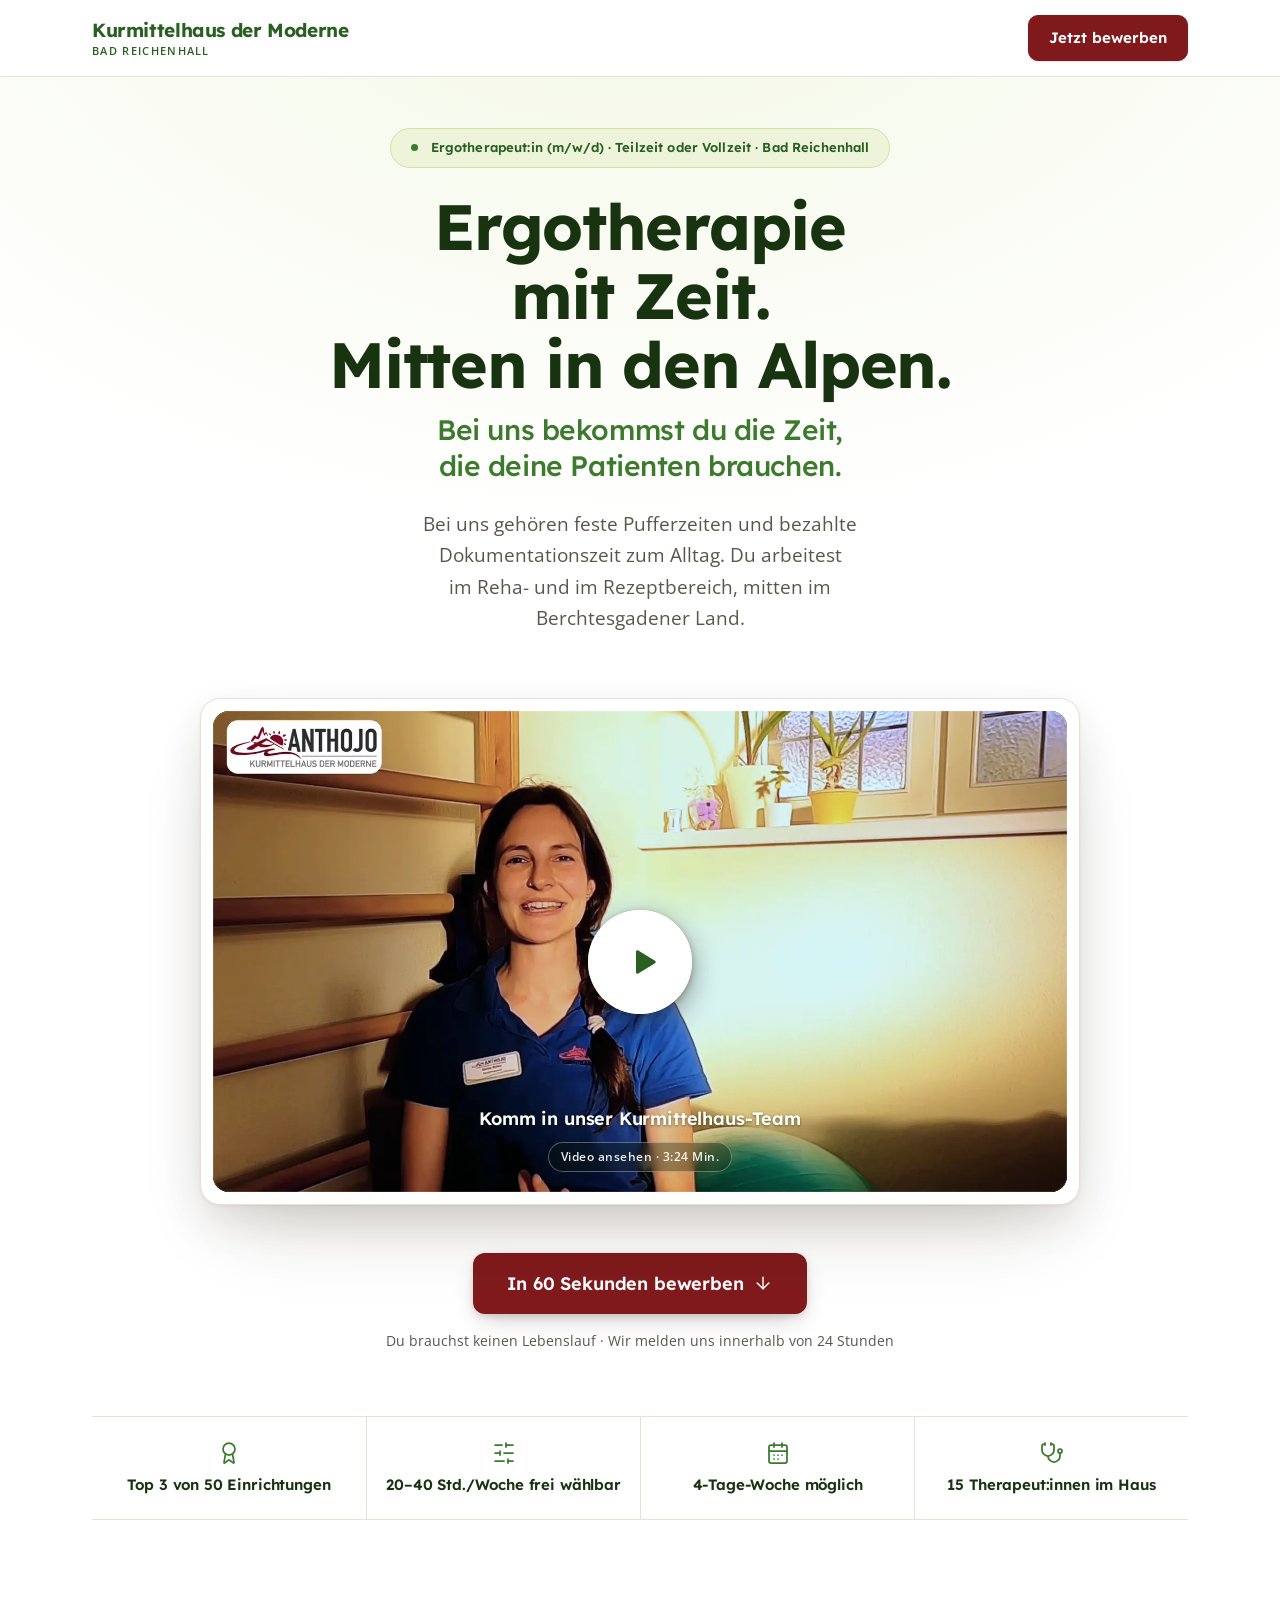
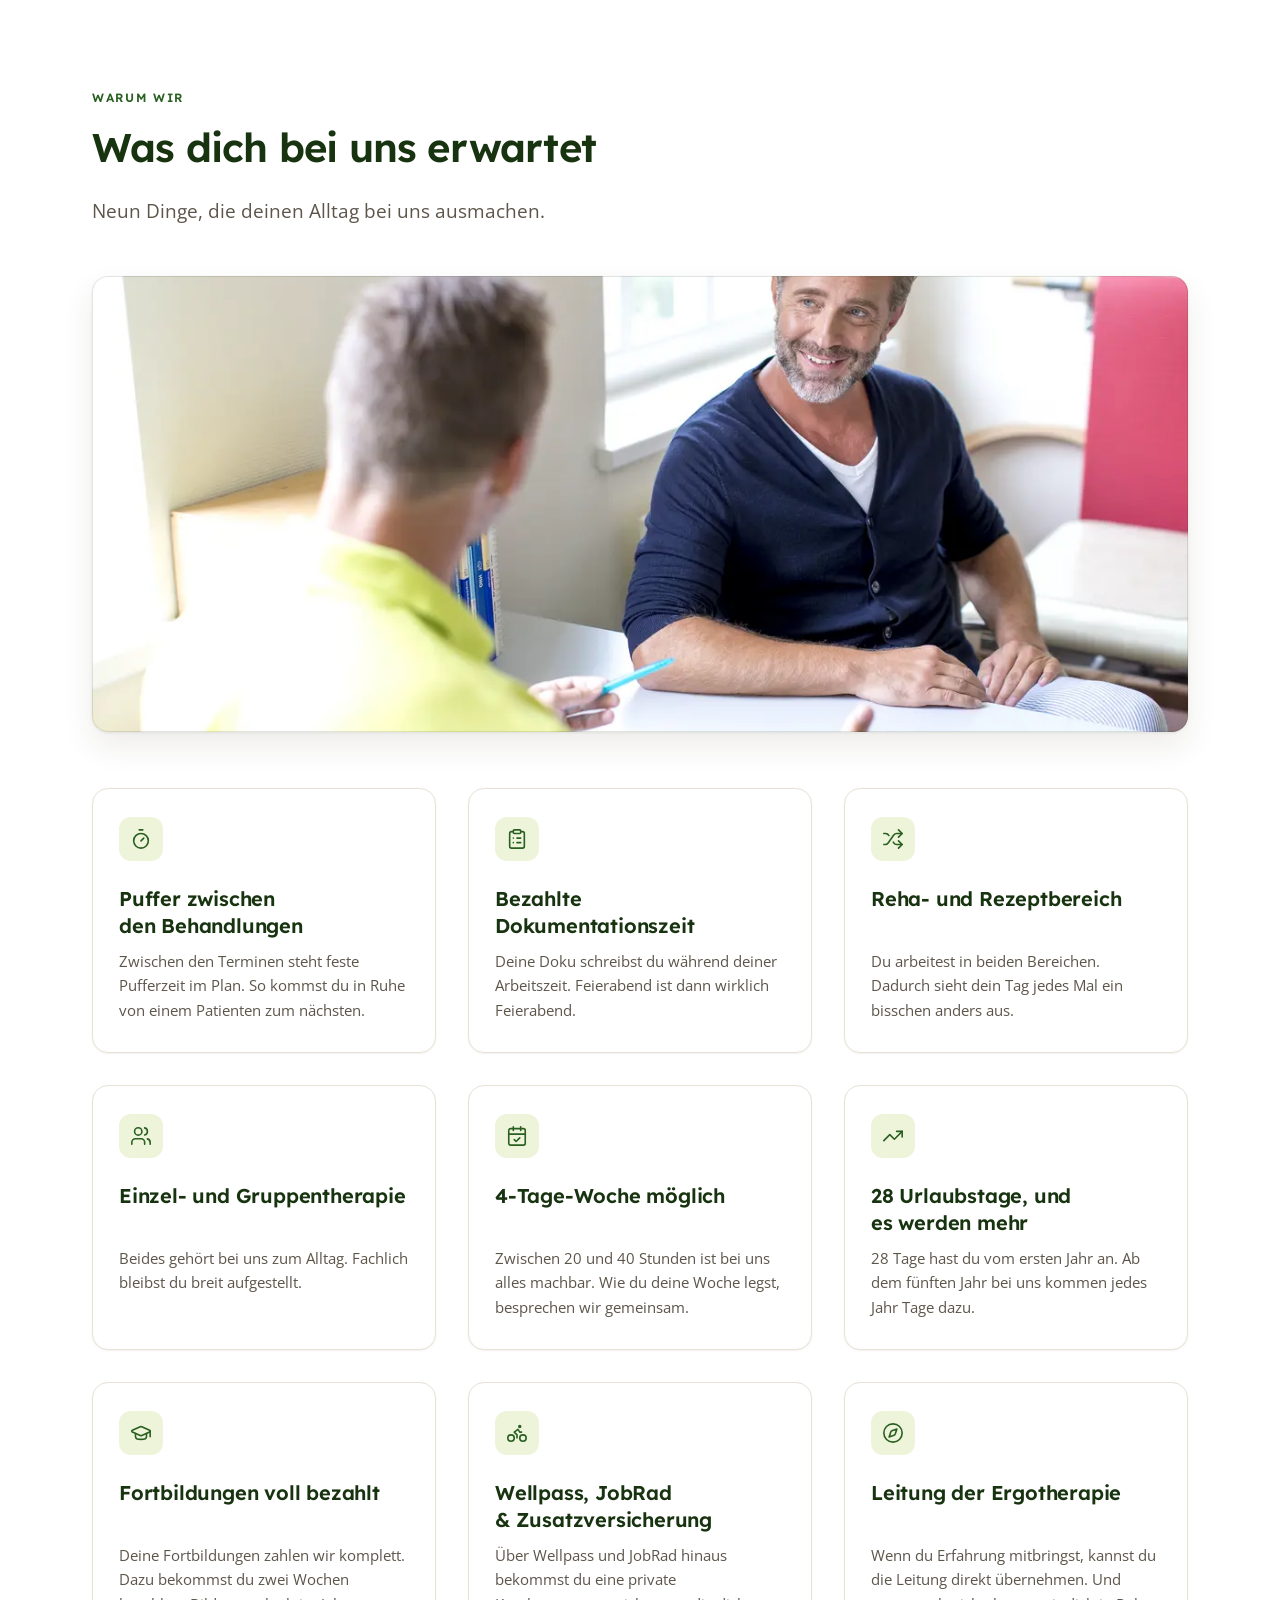
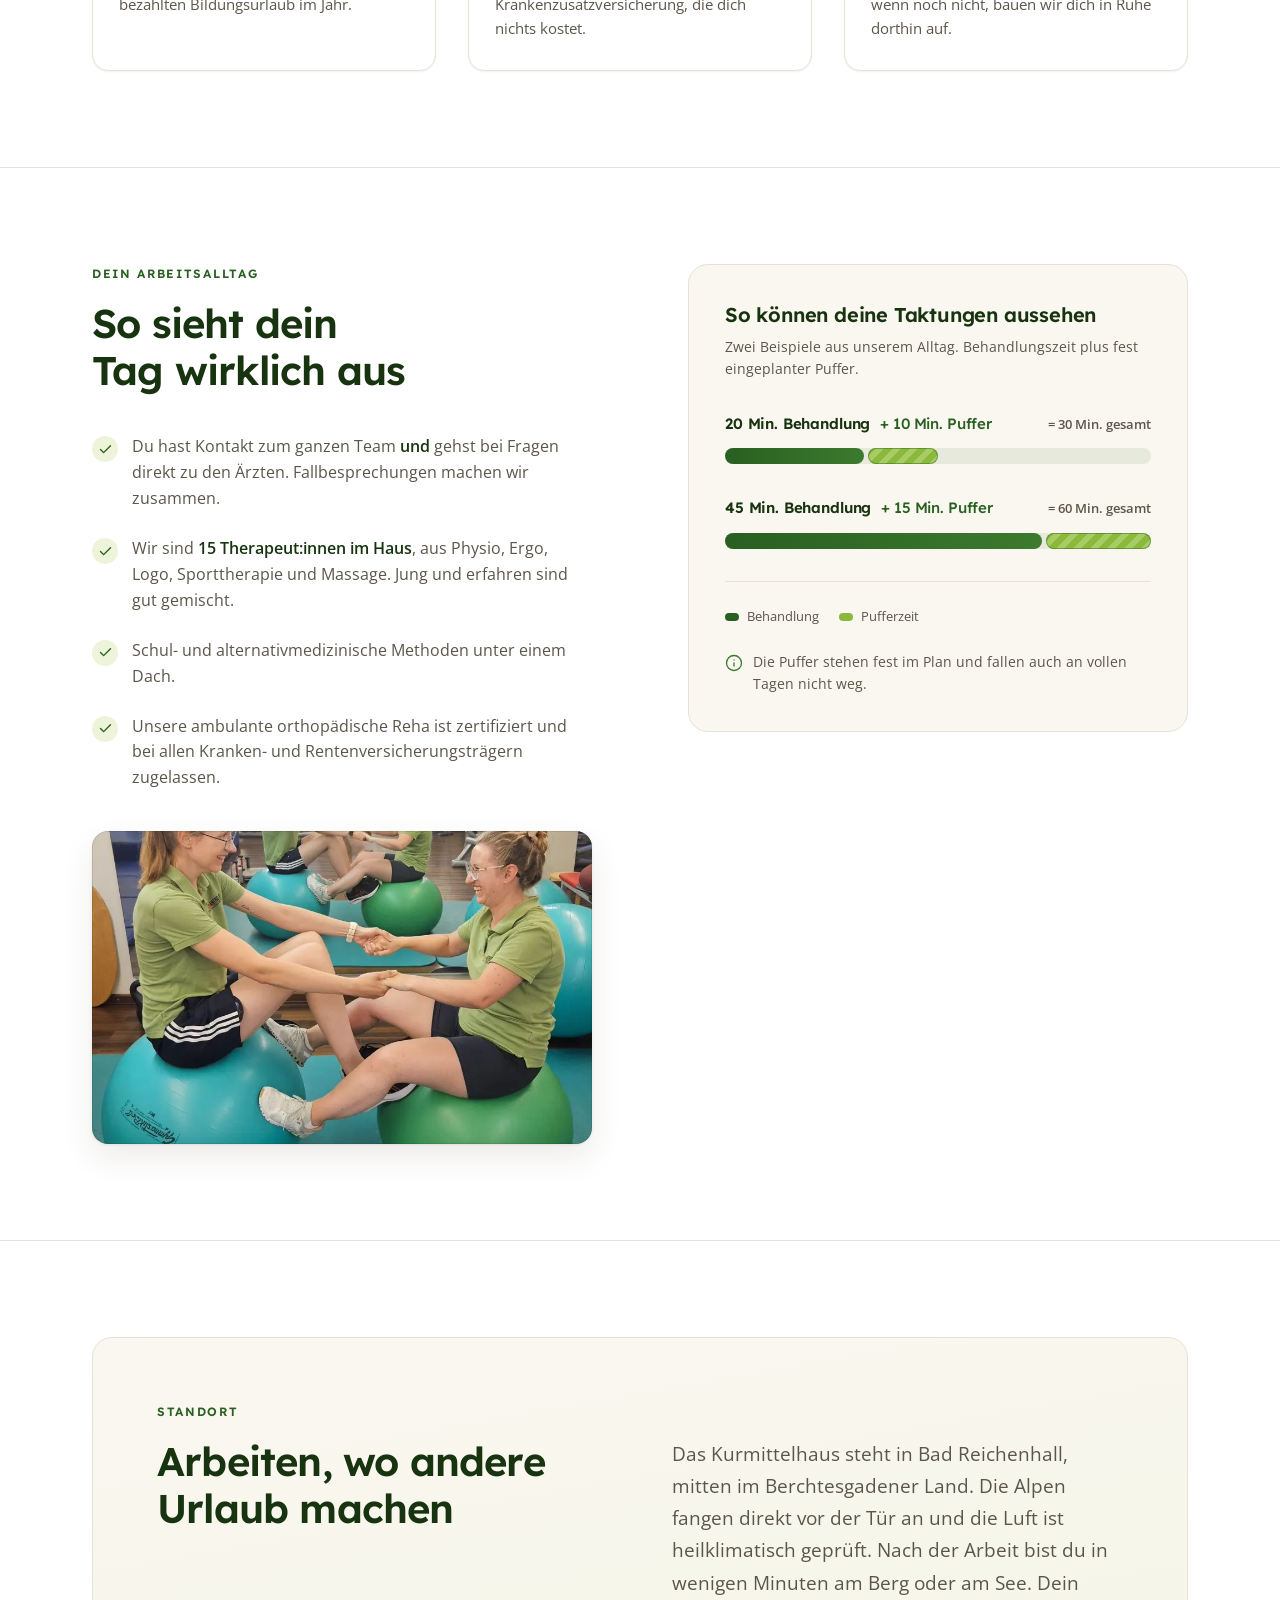
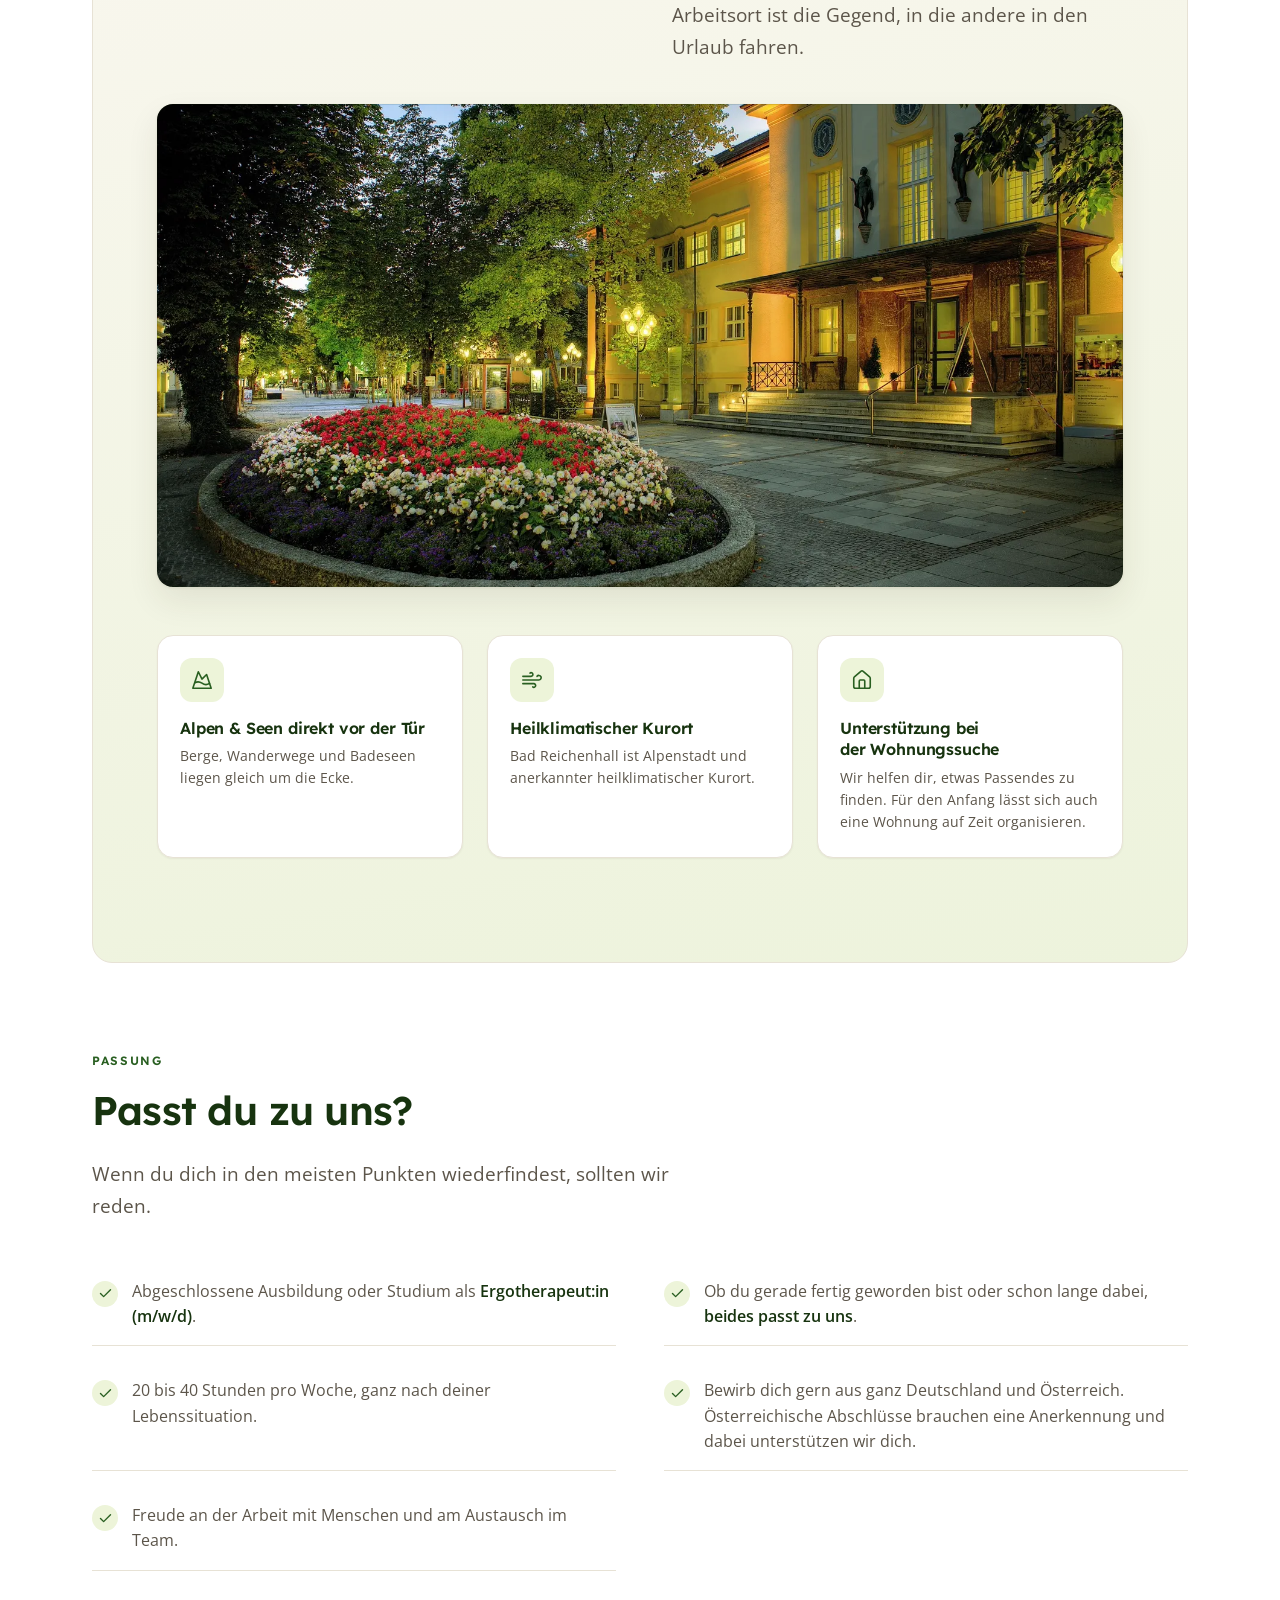
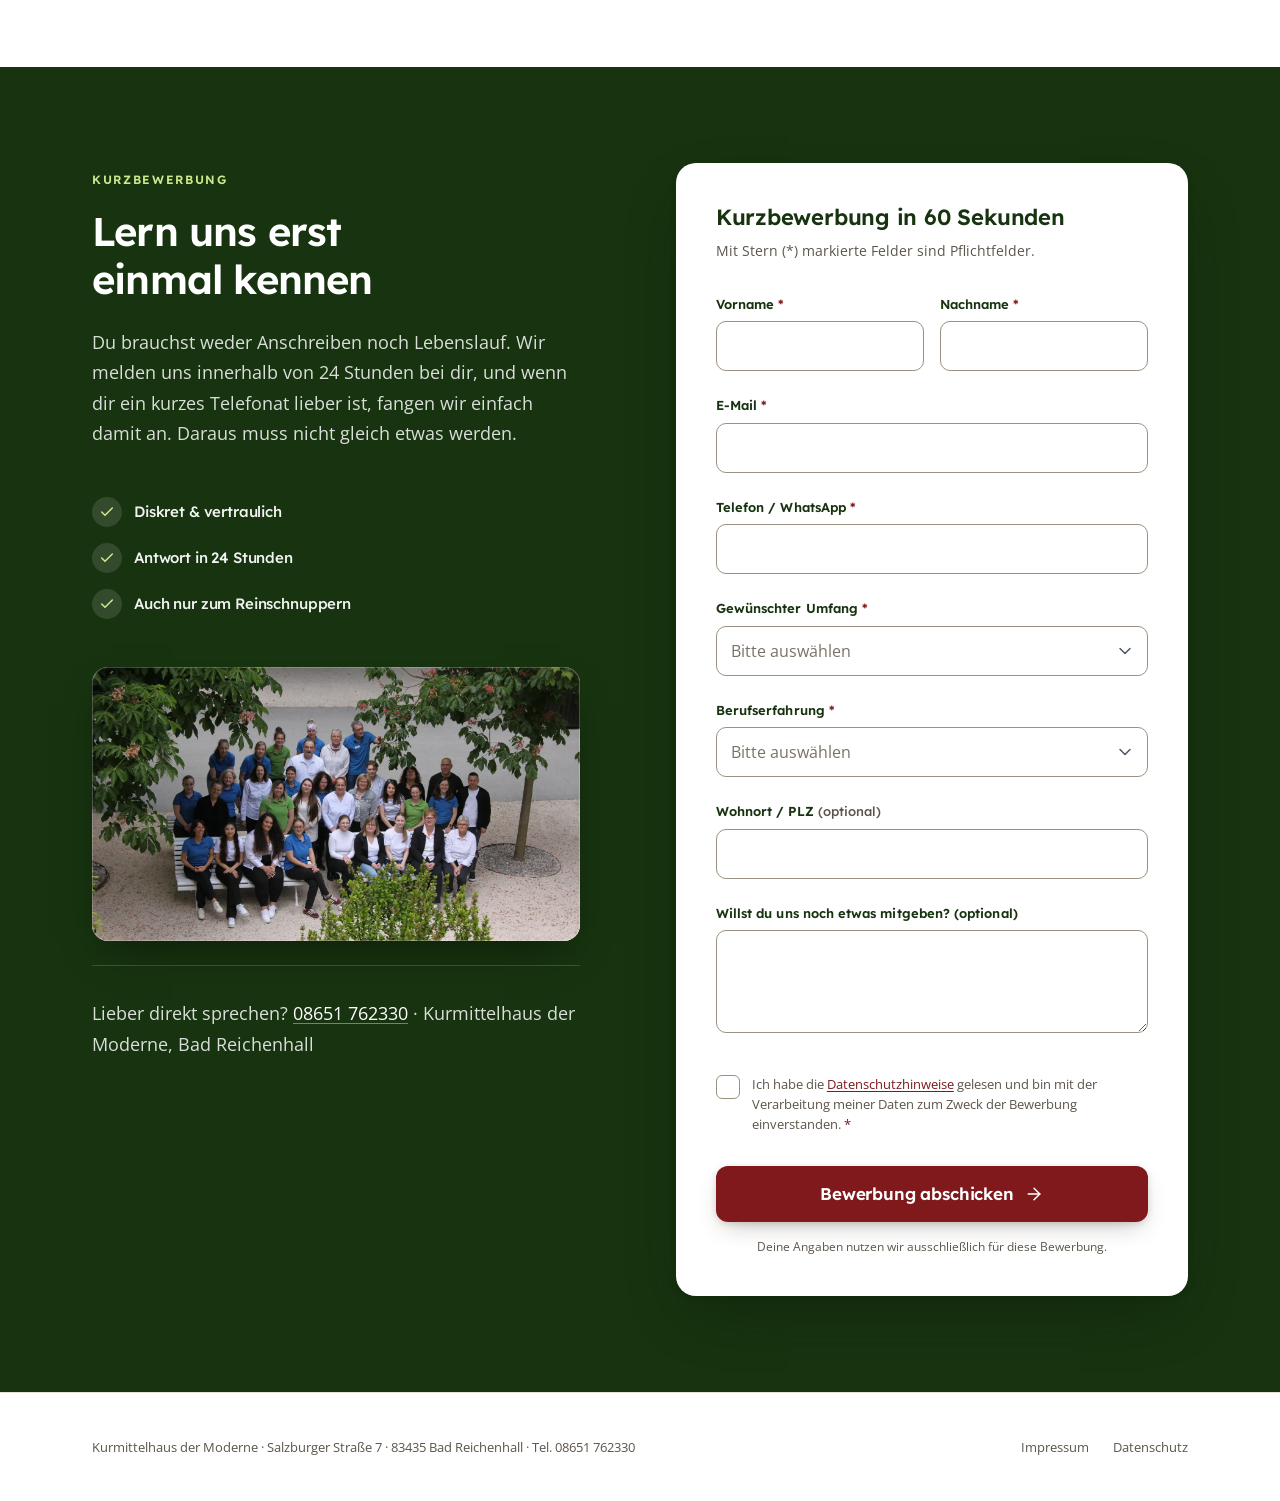
<file: index.html>
<!doctype html>
<html lang="de">
<head>
<meta charset="utf-8">
<meta name="viewport" content="width=device-width, initial-scale=1">

<!-- Google Tag Manager -->
<!-- Bewusst als unveränderter Originalschnipsel und so weit oben wie
     möglich. Die Container-ID muss wörtlich im ausgelieferten Quelltext
     stehen, sonst schlägt die Inhaberschaftsbestätigung von Google fehl.
     Also niemals per JavaScript nachladen oder die ID aus einer Variablen
     zusammensetzen. -->
<script>(function(w,d,s,l,i){w[l]=w[l]||[];w[l].push({'gtm.start':
new Date().getTime(),event:'gtm.js'});var f=d.getElementsByTagName(s)[0],
j=d.createElement(s),dl=l!='dataLayer'?'&l='+l:'';j.async=true;j.src=
'https://www.googletagmanager.com/gtm.js?id='+i+dl;f.parentNode.insertBefore(j,f);
})(window,document,'script','dataLayer','GTM-MFBQ5XH4');</script>
<!-- End Google Tag Manager -->

<meta name="robots" content="noindex, nofollow">
<title>Ergotherapeut:in (m/w/d) beim Kurmittelhaus der Moderne in Bad Reichenhall</title>
<meta name="description" content="Ergotherapeut:in (m/w/d) für das Kurmittelhaus der Moderne in Bad Reichenhall. Mit fester Pufferzeit zwischen den Behandlungen und bezahlter Dokumentationszeit. Teilzeit oder Vollzeit, 4-Tage-Woche möglich. In 60 Sekunden bewerben.">
<meta name="theme-color" content="#ffffff">
<meta property="og:type" content="website">
<meta property="og:locale" content="de_DE">
<meta property="og:title" content="Ergotherapie mit Zeit. Mitten in den Alpen. Kurmittelhaus der Moderne">
<meta property="og:description" content="Feste Pufferzeiten, bezahlte Dokumentationszeit, Reha- und Rezeptbereich, 4-Tage-Woche möglich. Ergotherapeut:in (m/w/d) in Bad Reichenhall gesucht.">
<meta property="og:site_name" content="Kurmittelhaus der Moderne">

<link rel="preload" href="fonts/lexend-latin.woff2" as="font" type="font/woff2" crossorigin>
<link rel="preload" href="fonts/open-sans-latin.woff2" as="font" type="font/woff2" crossorigin>

<style>
/* ============================================================
   SCHRIFTEN — selbst gehostet
   Über Google Fonts eingebunden würde bei jedem Seitenaufruf die
   IP-Adresse der Besucher an Google übertragen. Beide Familien sind
   Variable Fonts, eine Datei deckt daher alle Schnitte ab.
   ============================================================ */
@font-face{
  font-family:'Lexend'; font-style:normal; font-weight:500 700; font-display:swap;
  src:url(fonts/lexend-latin.woff2) format('woff2');
  unicode-range:U+0000-00FF, U+0131, U+0152-0153, U+02BB-02BC, U+02C6, U+02DA, U+02DC, U+0304, U+0308, U+0329, U+2000-206F, U+20AC, U+2122, U+2191, U+2193, U+2212, U+2215, U+FEFF, U+FFFD;
}
@font-face{
  font-family:'Lexend'; font-style:normal; font-weight:500 700; font-display:swap;
  src:url(fonts/lexend-latin-ext.woff2) format('woff2');
  unicode-range:U+0100-02BA, U+02BD-02C5, U+02C7-02CC, U+02CE-02D7, U+02DD-02FF, U+0304, U+0308, U+0329, U+1D00-1DBF, U+1E00-1E9F, U+1EF2-1EFF, U+2020, U+20A0-20AB, U+20AD-20C0, U+2113, U+2C60-2C7F, U+A720-A7FF;
}
@font-face{
  font-family:'Open Sans'; font-style:normal; font-weight:400 700; font-display:swap;
  src:url(fonts/open-sans-latin.woff2) format('woff2');
  unicode-range:U+0000-00FF, U+0131, U+0152-0153, U+02BB-02BC, U+02C6, U+02DA, U+02DC, U+0304, U+0308, U+0329, U+2000-206F, U+20AC, U+2122, U+2191, U+2193, U+2212, U+2215, U+FEFF, U+FFFD;
}
@font-face{
  font-family:'Open Sans'; font-style:normal; font-weight:400 700; font-display:swap;
  src:url(fonts/open-sans-latin-ext.woff2) format('woff2');
  unicode-range:U+0100-02BA, U+02BD-02C5, U+02C7-02CC, U+02CE-02D7, U+02DD-02FF, U+0304, U+0308, U+0329, U+1D00-1DBF, U+1E00-1E9F, U+1EF2-1EFF, U+2020, U+20A0-20AB, U+20AD-20C0, U+2113, U+2C60-2C7F, U+A720-A7FF;
}

/* ============================================================
   TOKENS
   ============================================================ */
:root{
  /* Markenfarben Kurmittelhaus der Moderne / ANTHOJO:
     Bordeaux führt (Logo, Handlungsflächen), Waldgrün trägt (Überschriften,
     Icons), Limette setzt Akzente. Neutrale Töne sind warm gehalten. */
  --wine:#7F191C;
  --wine-600:#9A2126;
  --wine-900:#5C1114;
  --forest-900:#17330F;
  --forest:#295F21;
  --forest-600:#3C7A2E;
  --lime:#CFE88C;
  --lime-100:#E2F0BC;

  --ink:#1A1714;
  --ink-600:#5C554A;
  --line:#E7E2D5;
  --surface:#FAF7F0;
  --tint:#EDF4D9;
  --white:#FFFFFF;
  --error:#B42318;
  --error-bg:#FEF3F2;

  /* Warme Schattenfarbe — kalte Blauschatten passen nicht auf Creme */
  --shadow-rgb:52,40,22;

  /* Spacing-Skala */
  --s1:8px; --s2:16px; --s3:24px; --s4:32px; --s5:48px; --s6:64px; --s7:96px;

  --r-sm:10px; --r-md:12px; --r-lg:16px; --r-xl:20px;

  --shadow-sm:0 1px 2px rgba(var(--shadow-rgb),.06);
  --shadow:0 1px 3px rgba(var(--shadow-rgb),.07), 0 8px 24px rgba(var(--shadow-rgb),.06);
  --shadow-md:0 1px 3px rgba(var(--shadow-rgb),.08), 0 14px 32px rgba(var(--shadow-rgb),.09);
  --shadow-lg:0 1px 3px rgba(var(--shadow-rgb),.07), 0 16px 40px rgba(var(--shadow-rgb),.10), 0 40px 80px -32px rgba(var(--shadow-rgb),.24);

  --ease:cubic-bezier(.22,.61,.36,1);
  --dur:200ms;

  --font-h:'Lexend','Open Sans',system-ui,-apple-system,'Segoe UI',sans-serif;
  --font-b:'Open Sans',system-ui,-apple-system,'Segoe UI',sans-serif;

  --maxw:1160px;
  --gutter:20px;
  --sec-y:clamp(64px, 9vw, 96px);
}
@media (min-width:600px){ :root{ --gutter:24px; } }
@media (min-width:1000px){ :root{ --gutter:32px; } }

/* ============================================================
   RESET
   ============================================================ */
*,*::before,*::after{ box-sizing:border-box; }
html{ color-scheme:light; scroll-behavior:smooth; -webkit-text-size-adjust:100%; }
body,h1,h2,h3,h4,p,ul,ol,li,figure,blockquote,fieldset,legend{ margin:0; padding:0; }
ul,ol{ list-style:none; }
img,svg,video,iframe{ display:block; max-width:100%; }
button,input,select,textarea{ font:inherit; color:inherit; }
button{ background:none; border:0; }

body{
  min-height:100dvh;
  background:var(--white);
  color:var(--ink);
  font-family:var(--font-b);
  font-size:17px;
  line-height:1.65;
  font-weight:400;
  -webkit-font-smoothing:antialiased;
  text-rendering:optimizeLegibility;
}
@media (min-width:768px){ body{ font-size:18px; } }
@media (max-width:767px){ body{ padding-bottom:calc(74px + env(safe-area-inset-bottom, 0px)); } }

/* ============================================================
   TYPO
   ============================================================ */
h1,h2,h3,h4,.h-font{ font-family:var(--font-h); font-weight:600; letter-spacing:-0.02em; line-height:1.15; color:var(--forest-900); }
h1,h2,h3{ text-wrap:balance; }
h1{ font-size:clamp(2.1rem, 5.2vw, 4rem); font-weight:700; line-height:1.08; overflow-wrap:break-word; }
h2{ font-size:clamp(1.65rem, 3.6vw, 2.5rem); line-height:1.18; }
h3{ font-size:1.0625rem; line-height:1.35; letter-spacing:-0.01em; }
@media (min-width:768px){ h3{ font-size:1.125rem; } }
#hauptinhalt{ scroll-margin-top:88px; }
p{ overflow-wrap:break-word; }

.eyebrow{
  font-family:var(--font-h); font-weight:600; font-size:.75rem;
  letter-spacing:.14em; text-transform:uppercase; color:var(--forest);
}
.lead{ color:var(--ink-600); font-size:clamp(1rem, 1.6vw, 1.1875rem); line-height:1.7; }

/* ============================================================
   LAYOUT
   ============================================================ */
.wrap{ width:100%; max-width:var(--maxw); margin-inline:auto; padding-inline:var(--gutter); }
.section{ padding-block:var(--sec-y); }
.sec-head{ max-width:64ch; }
.sec-head .eyebrow{ display:block; margin-bottom:var(--s2); }
.sec-head h2 + p{ margin-top:var(--s3); }

.skip{
  position:absolute; left:var(--s2); top:-100px; z-index:200;
  background:var(--wine); color:#fff; padding:12px 18px; border-radius:var(--r-sm);
  font-family:var(--font-h); font-weight:600; font-size:.9375rem; text-decoration:none;
  transition:top 160ms var(--ease);
}
.skip:focus{ top:var(--s2); }

:where(a,button,input,select,textarea,[tabindex]):focus-visible{
  outline:2px solid var(--forest-600); outline-offset:2px; border-radius:6px;
}
.on-dark :where(a,button):focus-visible{ outline-color:var(--lime); }

/* ============================================================
   BUTTONS
   ============================================================ */
.btn{
  display:inline-flex; align-items:center; justify-content:center; gap:10px;
  min-height:52px; padding:14px 28px;
  font-family:var(--font-h); font-weight:600; font-size:1.0625rem; letter-spacing:-0.01em;
  border-radius:var(--r-md); text-decoration:none; cursor:pointer;
  transition:background-color var(--dur) var(--ease), transform var(--dur) var(--ease),
             box-shadow var(--dur) var(--ease), color var(--dur) var(--ease), border-color var(--dur) var(--ease);
}
.btn--primary{ background:var(--wine); color:#fff; box-shadow:0 2px 6px rgba(var(--shadow-rgb),.14), 0 10px 24px -8px rgba(var(--shadow-rgb),.30); }
.btn--primary:hover{ background:var(--wine-600); transform:translateY(-2px); box-shadow:0 4px 10px rgba(var(--shadow-rgb),.16), 0 16px 32px -10px rgba(var(--shadow-rgb),.34); }
.btn--primary:active{ transform:translateY(0); background:var(--wine-900); }
.btn--lg{ min-height:58px; padding:16px 34px; font-size:1.125rem; }
.btn--block{ width:100%; }
.btn__icon{ flex:none; transition:transform var(--dur) var(--ease); }
.btn:hover .btn__icon{ transform:translateY(2px); }

/* ============================================================
   HEADER
   ============================================================ */
.site-header{
  background:var(--white);
  border-bottom:1px solid var(--line);
}
@media (min-width:768px){
  .site-header{ position:sticky; top:0; z-index:50; }
}
.site-header__inner{
  display:flex; align-items:center; justify-content:space-between; gap:12px;
  min-height:66px; padding-block:10px;
}
@media (min-width:768px){ .site-header__inner{ min-height:76px; } }
.brand{
  display:flex; flex-direction:column; justify-content:center;
  min-height:44px; min-width:0; text-decoration:none;
}
.brand__name{
  display:block; font-family:var(--font-h); font-weight:700;
  font-size:clamp(13.5px, 3.7vw, 19px); line-height:1.2; letter-spacing:-0.02em;
  color:var(--forest); white-space:nowrap;
}
.brand__place{
  display:block; margin-top:3px;
  font-size:clamp(10px, 2.6vw, 11px); font-weight:600; line-height:1.2;
  letter-spacing:.12em; text-transform:uppercase; color:var(--forest); white-space:nowrap;
}
/* Sehr schmale Geräte: Wortmarke darf umbrechen, damit sie nie in den Button läuft */
@media (max-width:359px){
  .brand__name{ white-space:normal; line-height:1.15; }
  .header-cta{ padding-inline:10px; font-size:12.5px; }
}
.header-cta{
  flex:none; display:inline-flex; align-items:center; justify-content:center;
  min-height:44px; padding:10px clamp(12px, 3vw, 20px);
  font-family:var(--font-h); font-weight:600; font-size:clamp(13px, 3.2vw, 15px);
  background:var(--wine); color:#fff; text-decoration:none; white-space:nowrap;
  border:1.5px solid var(--wine); border-radius:var(--r-sm); cursor:pointer;
  box-shadow:0 1px 2px rgba(var(--shadow-rgb),.14);
  transition:background-color var(--dur) var(--ease), border-color var(--dur) var(--ease),
             transform var(--dur) var(--ease), box-shadow var(--dur) var(--ease);
}
.header-cta:hover{
  background:var(--wine-900); border-color:var(--wine-900);
  transform:translateY(-1px); box-shadow:0 3px 10px rgba(var(--shadow-rgb),.22);
}
.header-cta:active{ transform:translateY(0); }

/* ============================================================
   1) HERO
   ============================================================ */
.hero{
  background:radial-gradient(120% 68% at 50% -12%, #F2F7E3 0%, #FFFFFF 62%);
  padding-top:clamp(24px, 4vw, 72px);
  padding-bottom:clamp(48px, 6vw, 72px);
  text-align:center;
}
.hero__badge{
  display:inline-block; max-width:100%;
  padding:9px 16px; margin-bottom:var(--s3);
  background:var(--tint); border:1px solid #D2E4A6; border-radius:14px;
  font-family:var(--font-h); font-weight:600; font-size:.78125rem; line-height:1.5;
  letter-spacing:.01em; color:var(--forest);
  text-align:center; text-wrap:balance;
}
@media (min-width:720px){ .hero__badge{ border-radius:999px; padding:9px 20px; font-size:.8125rem; white-space:nowrap; } }
.hero__badge .dot{
  display:inline-block; vertical-align:middle;
  width:7px; height:7px; margin-right:9px; margin-bottom:2px;
  border-radius:50%; background:var(--forest-600);
}
.hero h1{ max-width:19ch; margin-inline:auto; }
.hero h1 .line2{
  display:block; margin-top:.45em;
  font-size:.56em; font-weight:500; line-height:1.3; letter-spacing:-0.015em;
  color:var(--forest-600);
}
@media (min-width:768px){ .hero h1{ max-width:16ch; } .hero h1 .line2{ font-size:.44em; } }
.hero__sub{
  max-width:46ch; margin:var(--s3) auto 0;
  color:var(--ink-600); font-size:clamp(1rem, 1.55vw, 1.1875rem); line-height:1.65;
  text-wrap:pretty;
}
@media (max-width:599px){ .hero__sub{ text-align:left; } }
.nowrap{ white-space:nowrap; }
/* unter 360px muss die Zeile brechen dürfen, sonst Overflow */
@media (min-width:360px){ .nowrap-sm{ white-space:nowrap; } }

/* --- Hero-Video --- */
.video-frame{
  position:relative;
  max-width:880px; margin:clamp(32px, 6vw, 64px) auto 0;
  padding:clamp(6px, 1.2vw, 12px);
  background:var(--white);
  border:1px solid var(--line);
  border-radius:var(--r-xl);
  box-shadow:var(--shadow-lg);
}
.video-stage{
  position:relative; overflow:hidden;
  aspect-ratio:16/9; width:100%;
  border-radius:var(--r-lg);
  background:
    radial-gradient(75% 65% at 50% 38%, rgba(255,255,255,.14) 0%, rgba(255,255,255,0) 70%),
    linear-gradient(160deg, #2C5F22 0%, #17330F 100%);
  display:flex; flex-direction:column; align-items:center; justify-content:center;
  gap:clamp(14px, 2.4vw, 22px);
  text-align:center; padding:var(--s3);
  cursor:pointer;
}
.video-stage picture{ display:contents; }
.video-stage__poster{
  position:absolute; inset:0; z-index:0;
  width:100%; height:100%; object-fit:cover;
}
/* Scrim: hält Play-Button und Bildunterschrift auf dem Foto lesbar */
.video-stage::before{
  content:""; position:absolute; inset:0; z-index:0; pointer-events:none;
  background:linear-gradient(180deg,
    rgba(12,26,8,.16) 0%, rgba(12,26,8,.24) 38%,
    rgba(12,26,8,.50) 70%, rgba(12,26,8,.82) 100%);
}
.video-stage::after{
  content:""; position:absolute; inset:0; pointer-events:none;
  border-radius:inherit; box-shadow:inset 0 0 0 1px rgba(255,255,255,.10);
}
.video-stage:hover .play{ transform:scale(1.06); box-shadow:0 14px 34px rgba(28,20,8,.5), 0 3px 8px rgba(28,20,8,.34); }
.video-stage:active .play{ transform:scale(1); }
.play{
  position:relative; z-index:1; flex:none;
  width:clamp(72px, 9vw, 104px); height:clamp(72px, 9vw, 104px);
  border-radius:50%; padding:0; border:0; cursor:pointer;
  background:#fff;
  display:grid; place-items:center;
  color:var(--forest);
  box-shadow:0 10px 28px rgba(28,20,8,.42), 0 2px 6px rgba(28,20,8,.30);
  transition:transform var(--dur) var(--ease), box-shadow var(--dur) var(--ease), background-color var(--dur) var(--ease);
}
.play svg{ margin-left:4px; width:clamp(26px,3.6vw,36px); height:clamp(26px,3.6vw,36px); }
.play:hover{ transform:scale(1.06); box-shadow:0 14px 34px rgba(28,20,8,.5), 0 3px 8px rgba(28,20,8,.34); }
.play:active{ transform:scale(1); }
.play:focus-visible{ outline:3px solid var(--lime); outline-offset:4px; }
.play::before,.play::after{
  content:""; position:absolute; inset:0; border-radius:50%;
  border:2px solid rgba(255,255,255,.45);
  animation:pulse 2800ms var(--ease) infinite;
  pointer-events:none;
}
.play::after{ animation-delay:1400ms; }
@keyframes pulse{
  0%   { transform:scale(1);    opacity:.7; }
  70%  { transform:scale(1.55); opacity:0; }
  100% { transform:scale(1.55); opacity:0; }
}
/* Unterschrift sitzt am unteren Rand, wo der Scrim am dunkelsten ist */
.video-caption{
  position:absolute; z-index:1;
  left:var(--s3); right:var(--s3); bottom:clamp(14px, 2.2vw, 20px);
}
.video-caption strong{
  display:block; font-family:var(--font-h); font-weight:600;
  font-size:clamp(.9375rem, 1.9vw, 1.125rem); letter-spacing:-0.01em; color:#fff;
  text-shadow:0 1px 3px rgba(12,26,8,.55);
  /* eine Zeile bleiben — umbrochen liefe der Titel sonst in den Play-Button */
  white-space:nowrap; overflow:hidden; text-overflow:ellipsis;
}
.video-caption span{
  display:inline-block; margin-top:8px;
  padding:4px 12px; border-radius:999px;
  background:rgba(12,26,8,.34); border:1px solid rgba(255,255,255,.32);
  backdrop-filter:blur(4px); -webkit-backdrop-filter:blur(4px);
  font-size:.75rem; font-weight:600; letter-spacing:.04em; color:rgba(255,255,255,.92);
}
.video-media{ width:100%; aspect-ratio:16/9; border:0; border-radius:var(--r-lg); background:#000; }
@media (max-width:540px){
  .video-stage{ padding:14px; gap:10px; }
  .play{ width:64px; height:64px; }
  .play svg{ width:24px; height:24px; margin-left:3px; }
  .video-caption{ left:var(--s1); right:var(--s1); bottom:10px; }
  .video-caption strong{ font-size:.8125rem; }
  .video-caption span{ margin-top:6px; padding:3px 10px; font-size:.6875rem; }
}
/* Unter ~380px ist die Bühne so flach, dass der Titel den Play-Button berührt.
   Die Pille allein trägt den Hinweis; der Titel steht ohnehin in der Überschrift. */
@media (max-width:379px){
  .video-caption strong{ display:none; }
}

.hero__cta{ margin-top:clamp(26px, 4.5vw, 48px); }
.hero__micro{
  margin-top:var(--s2); color:var(--ink-600);
  font-size:.875rem; line-height:1.55;
}

/* --- Trust-Leiste --- */
.trust{
  margin-top:clamp(48px, 6vw, 64px);
  border-top:1px solid var(--line);
  display:grid; grid-template-columns:1fr; text-align:left;
}
.trust li{
  display:flex; align-items:center; gap:12px;
  padding:16px 4px; border-bottom:1px solid var(--line);
}
.trust svg{ flex:none; color:var(--forest-600); }
.trust span{
  font-family:var(--font-h); font-weight:600; font-size:.9375rem;
  line-height:1.35; letter-spacing:-0.01em; color:var(--forest-900);
}
@media (min-width:560px){
  .trust{ grid-template-columns:1fr 1fr; column-gap:var(--s3); }
}
@media (min-width:920px){
  .trust{ grid-template-columns:repeat(4,1fr); column-gap:0; border-bottom:1px solid var(--line); }
  .trust li{
    flex-direction:column; text-align:center; gap:10px;
    padding:24px 16px; border-bottom:0; border-left:1px solid var(--line);
  }
  .trust li:first-child{ border-left:0; }
}

/* ============================================================
   FOTOS
   ============================================================ */
.photo{
  position:relative; overflow:hidden; margin:0;
  border-radius:var(--r-lg);
  background:var(--tint);
  box-shadow:var(--shadow-md);
}
.photo picture{ display:contents; }
.photo img{ width:100%; height:100%; object-fit:cover; display:block; }
/* Haarlinie bindet die Fotos an die Kartensprache der Seite */
.photo::after{
  content:""; position:absolute; inset:0; pointer-events:none;
  border-radius:inherit; box-shadow:inset 0 0 0 1px rgba(23,51,15,.12);
}
.photo--wide{ aspect-ratio:12/5; margin-top:clamp(32px, 4.5vw, 48px); }
.photo--work{ aspect-ratio:16/10; margin-top:clamp(28px, 3.5vw, 40px); }
.photo--work img{ object-position:50% 62%; }
.photo--place{ aspect-ratio:2/1; margin-top:clamp(28px, 3.5vw, 40px); }
.photo--team{ aspect-ratio:16/9; margin-top:var(--s5); }
/* Auf Dunkelgrün trägt ein heller Rand, der Schatten verschwindet dort */
.on-dark .photo{ box-shadow:0 18px 40px -18px rgba(0,0,0,.55); }
.on-dark .photo::after{ box-shadow:inset 0 0 0 1px rgba(255,255,255,.22); }
/* Schmale Viewports: flache Bänder würden zu Briefmarken */
@media (max-width:719px){
  .photo--wide{ aspect-ratio:4/3; }
  .photo--place{ aspect-ratio:3/2; }
}

/* ============================================================
   2) VORTEILE
   ============================================================ */
.cards{
  display:grid; grid-template-columns:1fr; gap:var(--s2);
  margin-top:clamp(40px, 5vw, 56px);
}
@media (min-width:640px){ .cards{ grid-template-columns:repeat(2,1fr); gap:var(--s4); } }
@media (min-width:1000px){ .cards{ grid-template-columns:repeat(3,1fr); } }
.card{
  background:var(--white);
  border:1px solid var(--line);
  border-radius:var(--r-lg);
  padding:var(--s3) var(--s3) 26px;
  box-shadow:var(--shadow-sm);
  transition:transform var(--dur) var(--ease), box-shadow var(--dur) var(--ease), border-color var(--dur) var(--ease);
}
@media (min-width:640px){ .card{ padding:28px 26px 30px; } }
.card:hover{ transform:translateY(-3px); border-color:#CFDCB4; box-shadow:var(--shadow-md); }
.icon-box{
  width:44px; height:44px; flex:none;
  display:grid; place-items:center;
  background:var(--tint); border-radius:var(--r-md); color:var(--forest);
  margin-bottom:var(--s3);
  transition:background-color var(--dur) var(--ease), color var(--dur) var(--ease);
}
.card:hover .icon-box{ background:var(--forest); color:#fff; }
.card h3{ margin-bottom:10px; }
.card p{ color:var(--ink-600); font-size:.9375rem; line-height:1.62; }
/* Gleiche Baseline über die Kartenreihe hinweg, auch bei ein- vs. zweizeiligen Titeln */
@media (min-width:640px){
  .card h3{ font-size:1.25rem; min-height:2.7em; }
}

/* ============================================================
   3) ARBEITSALLTAG
   ============================================================ */
.alltag{ background:var(--white); border-top:1px solid var(--line); }
.split{
  display:grid; grid-template-columns:1fr; gap:clamp(40px, 5vw, 64px);
  align-items:start;
}
@media (min-width:960px){ .split{ grid-template-columns:1fr 1fr; gap:var(--s7); } }
.checklist{ margin-top:clamp(32px, 4vw, 40px); display:grid; gap:var(--s3); }
.checklist li{ display:flex; gap:14px; align-items:flex-start; }
.check{
  flex:none; width:26px; height:26px; margin-top:2px;
  display:grid; place-items:center;
  border-radius:50%; background:var(--tint); color:var(--forest);
}
.check svg{ width:15px; height:15px; }
.checklist p{ font-size:1rem; line-height:1.62; color:var(--ink-600); }
.checklist p strong{ color:var(--forest-900); font-weight:600; }

.takt{
  background:var(--surface); border:1px solid var(--line); border-radius:var(--r-xl);
  padding:clamp(24px, 4vw, 36px);
}
.takt h3{ font-size:clamp(1.0625rem,2.2vw,1.25rem); }
.takt__hint{ margin-top:8px; font-size:.875rem; color:var(--ink-600); line-height:1.55; }
.takt__rows{ margin-top:var(--s4); display:grid; gap:var(--s4); }
.takt__label{
  display:flex; flex-wrap:wrap; align-items:baseline; gap:6px 10px;
  font-family:var(--font-h); font-weight:600; font-size:.9375rem; letter-spacing:-0.01em;
  color:var(--forest-900); font-variant-numeric:tabular-nums;
}
.takt__label .buf{ font-weight:500; color:var(--forest); }
.takt__label .total{
  margin-left:auto; font-family:var(--font-b); font-weight:600;
  font-size:.8125rem; letter-spacing:0; color:var(--ink-600);
}
.takt__bar{
  display:flex; gap:4px; margin-top:12px;
  height:16px; border-radius:999px;
  background:rgba(41,95,33,.09);
  padding:0;
}
.seg{ height:100%; border-radius:999px; }
.seg--treat{ background:linear-gradient(90deg, var(--forest) 0%, var(--forest-600) 100%); }
/* Die Kante definiert den Balken — eine dunklere Füllung würde ihn dagegen
   vom Behandlungsbalken daneben ununterscheidbar machen. */
.seg--buf{
  background:repeating-linear-gradient(135deg, #8BB93C 0 6px, #A6CC63 6px 12px);
  box-shadow:inset 0 0 0 1px rgba(41,95,33,.45);
}
.seg--rest{ background:transparent; }
.takt__legend{
  display:flex; flex-wrap:wrap; gap:8px 20px; margin-top:var(--s4);
  padding-top:var(--s3); border-top:1px solid var(--line);
  font-size:.8125rem; color:var(--ink-600);
}
.takt__legend span{ display:inline-flex; align-items:center; gap:8px; }
.swatch{ width:14px; height:8px; border-radius:999px; flex:none; }
.swatch--treat{ background:var(--forest); }
.swatch--buf{ background:#8BB93C; }
.takt__foot{
  margin-top:var(--s3); font-size:.875rem; line-height:1.55; color:var(--ink-600);
  display:flex; gap:10px; align-items:flex-start;
}
.takt__foot svg{ flex:none; width:18px; height:18px; margin-top:3px; color:var(--forest-600); }

/* ============================================================
   4) STANDORT & PASSUNG
   ============================================================ */
.standort{ border-top:1px solid var(--line); }
.panel{
  position:relative; overflow:hidden; isolation:isolate;
  background:linear-gradient(170deg, var(--surface) 0%, #EDF3DC 100%);
  border:1px solid var(--line);
  border-radius:var(--r-xl);
  padding:clamp(28px, 5vw, 64px);
}
.panel .sec-head{ max-width:58ch; }
@media (min-width:960px){
  .panel .sec-head{
    display:grid; grid-template-columns:1fr 1fr; gap:0 var(--s6);
    max-width:none; align-items:start;
  }
  .panel .sec-head .eyebrow{ grid-column:1; grid-row:1; }
  .panel .sec-head h2{ grid-column:1; grid-row:2; }
  .panel .sec-head .lead{ grid-column:2; grid-row:2; margin-top:0; }
}
.stats{
  display:grid; grid-template-columns:1fr; gap:var(--s2);
  margin-top:clamp(32px, 4.5vw, 48px);
  margin-bottom:clamp(24px, 4vw, 40px);
}
@media (min-width:760px){ .stats{ grid-template-columns:repeat(3,1fr); gap:var(--s3); } }
.stat{
  background:var(--white); border:1px solid var(--line); border-radius:var(--r-lg);
  padding:22px 22px 24px; box-shadow:var(--shadow-sm);
  transition:transform var(--dur) var(--ease), box-shadow var(--dur) var(--ease);
}
.stat:hover{ transform:translateY(-3px); box-shadow:var(--shadow-md); }
.stat .icon-box{ margin-bottom:var(--s2); }
.stat h3{ font-size:1rem; margin-bottom:6px; }
.stat p{ font-size:.875rem; line-height:1.58; color:var(--ink-600); }

.passung{ margin-top:clamp(56px, 7vw, 88px); }
.req{
  display:grid; grid-template-columns:1fr; gap:var(--s2);
  margin-top:clamp(28px, 4vw, 40px);
}
@media (min-width:768px){ .req{ grid-template-columns:repeat(2,1fr); gap:var(--s2) var(--s5); } }
.req li{
  display:flex; gap:14px; align-items:flex-start;
  padding:16px 0; border-bottom:1px solid var(--line);
}
.req p{ font-size:.9875rem; line-height:1.6; color:var(--ink-600); }
.req p strong{ color:var(--forest-900); font-weight:600; }

/* ============================================================
   5) BEWERBUNG
   ============================================================ */
.apply{
  background:var(--forest-900);
  color:#fff;
  scroll-margin-top:88px;
  padding-block:clamp(56px, 8vw, 96px);
}
.apply h2{ color:#fff; }
.apply .eyebrow{ color:var(--lime); }
.apply__grid{ display:grid; grid-template-columns:1fr; gap:clamp(36px, 5vw, 64px); align-items:start; }
@media (min-width:960px){
  .apply__grid{ grid-template-columns:1fr 1.05fr; gap:var(--s7); }
}
.apply__text p{ margin-top:var(--s3); color:rgba(255,255,255,.84); font-size:clamp(1rem,1.5vw,1.125rem); line-height:1.7; }
.reassure{ margin-top:var(--s5); display:grid; gap:var(--s2); }
.reassure li{ display:flex; align-items:center; gap:12px; }
.reassure .check{ background:rgba(255,255,255,.12); color:var(--lime); width:30px; height:30px; margin-top:0; }
.reassure .check svg{ width:16px; height:16px; }
.reassure span{ font-family:var(--font-h); font-weight:500; font-size:.9375rem; letter-spacing:-0.01em; color:rgba(255,255,255,.94); }
.apply__phone{
  margin-top:var(--s5); padding-top:var(--s4); border-top:1px solid rgba(255,255,255,.16);
  font-size:.875rem; line-height:1.6; color:rgba(255,255,255,.72);
}
.apply__phone a{ color:#fff; text-decoration-color:rgba(255,255,255,.4); text-underline-offset:3px; transition:text-decoration-color var(--dur) var(--ease); }
.apply__phone a:hover{ text-decoration-color:#fff; }

.formcard{
  background:var(--white); color:var(--ink);
  border-radius:var(--r-xl);
  padding:clamp(24px, 4vw, 40px);
  box-shadow:0 2px 6px rgba(12,26,8,.14), 0 24px 60px -20px rgba(12,26,8,.45);
}
.formcard__head{ margin-bottom:var(--s4); }
.formcard__head h3{ font-size:clamp(1.125rem,2.2vw,1.375rem); }
.formcard__head p{ margin-top:8px; font-size:.875rem; color:var(--ink-600); line-height:1.55; }

.fields{ display:grid; grid-template-columns:1fr; gap:var(--s3); }
@media (min-width:520px){ .fields{ grid-template-columns:1fr 1fr; column-gap:var(--s2); } .full{ grid-column:1 / -1; } }
.field label{
  display:block; margin-bottom:6px;
  font-family:var(--font-h); font-weight:600; font-size:.8125rem; letter-spacing:.005em;
  color:var(--forest-900);
}
.field .req-star{ color:var(--wine); }
.field input,.field select,.field textarea{
  width:100%; min-height:48px;
  padding:12px 14px;
  font-family:var(--font-b); font-size:16px; line-height:1.5; color:var(--ink);
  background:var(--white);
  border:1px solid #9A9280; border-radius:var(--r-sm);
  transition:border-color 150ms var(--ease), box-shadow 150ms var(--ease), background-color 150ms var(--ease);
}
.field textarea{ min-height:96px; resize:vertical; line-height:1.6; }
.field select{
  appearance:none; -webkit-appearance:none; cursor:pointer; padding-right:42px;
  background-image:url("data:image/svg+xml,%3Csvg xmlns='http://www.w3.org/2000/svg' width='20' height='20' viewBox='0 0 24 24' fill='none' stroke='%234A5567' stroke-width='1.75' stroke-linecap='round' stroke-linejoin='round'%3E%3Cpath d='m6 9 6 6 6-6'/%3E%3C/svg%3E");
  background-repeat:no-repeat; background-position:right 12px center;
}
.field input::placeholder,.field textarea::placeholder{ color:#7A7264; }
.field input:hover,.field select:hover,.field textarea:hover{ border-color:#7A7264; }
.field :is(input,select,textarea):focus{
  border-color:var(--forest-600); box-shadow:0 0 0 3px rgba(60,122,46,.20);
}
.field :is(input,select,textarea):focus-visible{
  outline:2px solid var(--forest-600); outline-offset:2px; box-shadow:none;
}
/* Ungewählter Select soll nicht wie ein bereits gesetzter Wert aussehen */
.field select:has(option[value=""]:checked){ color:#7A7264; }
.field select option{ color:var(--ink); }
.field[data-invalid="true"] input,.field[data-invalid="true"] select,.field[data-invalid="true"] textarea{
  border-color:var(--error); background:var(--error-bg);
}
.err{
  display:none; align-items:flex-start; gap:6px;
  margin-top:6px; font-size:.8125rem; line-height:1.45; color:var(--error); font-weight:600;
}
.err svg{ flex:none; width:15px; height:15px; margin-top:2px; }
.field[data-invalid="true"] .err{ display:flex; }

.consent{ grid-column:1 / -1; margin-top:var(--s1); }
.consent__row{ display:flex; gap:12px; align-items:flex-start; }
.consent input[type="checkbox"]{
  position:relative; flex:none;
  appearance:none; -webkit-appearance:none;
  width:24px; height:24px; min-height:0; margin:1px 0 0; padding:0;
  background:var(--white); border:1.5px solid #9A9280; border-radius:6px;
  cursor:pointer;
  transition:background-color 150ms var(--ease), border-color 150ms var(--ease);
}
/* Unsichtbarer 44×44-Vergrößerer — Trefferfläche ohne Layoutverschiebung */
.consent input[type="checkbox"]::before{
  content:""; position:absolute; top:50%; left:50%;
  width:44px; height:44px; transform:translate(-50%,-50%);
}
.consent input[type="checkbox"]:hover{ border-color:var(--wine); }
.consent input[type="checkbox"]:checked{ background:var(--wine); border-color:var(--wine); }
.consent input[type="checkbox"]:checked::after{
  content:""; position:absolute; left:7.5px; top:3px;
  width:6px; height:12px;
  border:solid #fff; border-width:0 2.5px 2.5px 0;
  transform:rotate(45deg);
}
.consent label{
  margin:0; font-family:var(--font-b); font-weight:400; font-size:.8125rem;
  line-height:1.55; color:var(--ink-600); letter-spacing:0; cursor:pointer;
}
.consent a{ color:var(--wine); text-underline-offset:2px; }
.consent a:hover{ color:var(--wine-900); }

.hp{
  position:absolute !important; left:-9999px; top:auto;
  width:1px; height:1px; overflow:hidden; opacity:0;
}
.form-actions{ margin-top:var(--s4); }
.btn[disabled]{ opacity:.72; cursor:progress; transform:none !important; }
.spinner{
  width:19px; height:19px; flex:none;
  border:2.5px solid rgba(255,255,255,.35); border-top-color:#fff; border-radius:50%;
  animation:spin 720ms linear infinite; display:none;
}
.is-loading .spinner{ display:block; }
.is-loading .btn__icon{ display:none; }
@keyframes spin{ to{ transform:rotate(360deg); } }
.form-note{
  margin-top:var(--s2); text-align:center;
  font-size:.75rem; line-height:1.5; color:var(--ink-600);
}
.form-error{
  display:none; margin-top:var(--s2); padding:12px 14px;
  background:var(--error-bg); border:1px solid #FDA29B; border-radius:var(--r-sm);
  font-size:.8125rem; line-height:1.5; color:var(--error); font-weight:600;
}
.form-error.show{ display:block; }

.success{ display:none; text-align:center; padding:var(--s3) 0 var(--s2); }
.success.show{ display:block; }
.success__icon{
  width:64px; height:64px; margin:0 auto var(--s3);
  display:grid; place-items:center; border-radius:50%;
  background:var(--tint); color:var(--forest);
}
.success h3{ font-size:clamp(1.125rem,2.4vw,1.5rem); }
.success p{ margin-top:12px; font-size:.9375rem; line-height:1.6; color:var(--ink-600); }
.formcard.is-done .form-body{ display:none; }

/* ============================================================
   FOOTER
   ============================================================ */
.site-footer{ border-top:1px solid var(--line); background:var(--white); padding-block:var(--s4); }
.site-footer__inner{
  display:flex; flex-direction:column; gap:var(--s2);
  font-size:.8125rem; line-height:1.6; color:var(--ink-600);
}
@media (min-width:768px){
  .site-footer__inner{ flex-direction:row; align-items:center; justify-content:space-between; gap:var(--s4); }
}
.site-footer nav{ display:flex; flex-wrap:wrap; gap:var(--s3); }
.site-footer nav a{
  display:inline-flex; align-items:center; min-height:44px;
}
.site-footer a{
  color:var(--ink-600); text-decoration:none;
  box-shadow:inset 0 -1px 0 transparent;
  transition:color var(--dur) var(--ease), box-shadow var(--dur) var(--ease);
}
.site-footer a:hover{ color:var(--forest); box-shadow:inset 0 -1px 0 currentColor; }

/* ============================================================
   STICKY MOBILE CTA
   ============================================================ */
.sticky-cta{
  position:fixed; left:0; right:0; bottom:0; z-index:60;
  background:var(--white);
  -webkit-backdrop-filter:blur(8px); backdrop-filter:blur(8px);
  border-top:1px solid var(--line);
  box-shadow:0 -6px 24px rgba(var(--shadow-rgb),.09);
  padding:10px var(--gutter) calc(10px + env(safe-area-inset-bottom, 0px));
  transform:translateY(120%);
  transition:transform 260ms var(--ease);
}
.sticky-cta.show{ transform:translateY(0); }
.sticky-cta .btn{ min-height:52px; font-size:1rem; }
@media (min-width:768px){ .sticky-cta{ display:none; } }

/* ============================================================
   REVEAL
   ============================================================ */
.reveal{ opacity:0; transform:translateY(16px); transition:opacity 400ms ease-out, transform 400ms ease-out; }
.reveal.in{ opacity:1; transform:none; }

@media (prefers-reduced-motion: reduce){
  html{ scroll-behavior:auto; }
  *,*::before,*::after{ animation-duration:.001ms !important; animation-iteration-count:1 !important; transition-duration:.001ms !important; }
  .reveal{ opacity:1 !important; transform:none !important; }
  .play::before,.play::after{ display:none; }
}
</style>
<noscript><style>.reveal{opacity:1 !important;transform:none !important}</style></noscript>
</head>

<body>
<!-- Google Tag Manager (noscript) -->
<noscript><iframe src="https://www.googletagmanager.com/ns.html?id=GTM-MFBQ5XH4"
height="0" width="0" style="display:none;visibility:hidden"></iframe></noscript>
<!-- End Google Tag Manager (noscript) -->

<a class="skip" href="#hauptinhalt">Zum Inhalt springen</a>

<header class="site-header">
  <div class="wrap site-header__inner">
    <a class="brand" href="#hauptinhalt">
      <span class="brand__name">Kurmittelhaus der Moderne</span>
      <span class="brand__place">Bad Reichenhall</span>
    </a>
    <a class="header-cta" href="#bewerbung">Jetzt bewerben</a>
  </div>
</header>

<main id="hauptinhalt">

  <!-- ==========================================================
       1) HERO
       ========================================================== -->
  <section class="hero" id="hero" aria-labelledby="hero-title">
    <div class="wrap">

      <p class="hero__badge reveal" data-reveal>
        <span class="dot" aria-hidden="true"></span>
        Ergotherapeut:in (m/w/d) · Teilzeit oder Vollzeit · Bad Reichenhall
      </p>

      <h1 id="hero-title" class="reveal" data-reveal>
        Ergotherapie mit Zeit. <span class="nowrap-sm">Mitten in den Alpen.</span>
        <span class="line2">Bei uns bekommst du die Zeit, die deine Patienten brauchen.</span>
      </h1>

      <p class="hero__sub reveal" data-reveal>
        Bei uns gehören feste Pufferzeiten und bezahlte Dokumentationszeit zum Alltag.
        Du arbeitest im Reha- und im Rezeptbereich, mitten im Berchtesgadener Land.
      </p>

      <!-- VIDEO: Poster-Vorschau, das MP4 lädt erst beim Klick (siehe Skript unten) -->
      <div class="video-frame reveal" data-reveal>
        <div class="video-stage" id="video-stage">
          <picture>
            <source srcset="video/kurmittelhaus-team-poster.webp" type="image/webp">
            <img class="video-stage__poster" src="video/kurmittelhaus-team-poster.jpg"
                 alt="Therapeutin des Kurmittelhauses der Moderne in einem Behandlungsraum"
                 width="1600" height="900" fetchpriority="high" decoding="async">
          </picture>
          <button type="button" class="play" id="play-btn" aria-label="Video abspielen: Komm in unser Kurmittelhaus-Team" aria-describedby="video-status">
            <svg viewBox="0 0 24 24" fill="currentColor" aria-hidden="true"><path d="M8 5.14v13.72a1 1 0 0 0 1.52.85l11.14-6.86a1 1 0 0 0 0-1.7L9.52 4.29A1 1 0 0 0 8 5.14z"/></svg>
          </button>
          <span class="video-caption">
            <strong>Komm in unser Kurmittelhaus-Team</strong>
            <span id="video-status">Video ansehen · 3:24 Min.</span>
          </span>
        </div>
      </div>

      <div class="hero__cta reveal" data-reveal>
        <a class="btn btn--primary btn--lg" href="#bewerbung">
          In 60 Sekunden bewerben
          <svg class="btn__icon" width="20" height="20" viewBox="0 0 24 24" fill="none" stroke="currentColor" stroke-width="1.75" stroke-linecap="round" stroke-linejoin="round" aria-hidden="true"><path d="M12 5v14"/><path d="m19 12-7 7-7-7"/></svg>
        </a>
        <p class="hero__micro">Du brauchst keinen Lebenslauf · Wir melden uns innerhalb von 24 Stunden</p>
      </div>

      <ul class="trust reveal" data-reveal>
        <li>
          <svg width="24" height="24" viewBox="0 0 24 24" fill="none" stroke="currentColor" stroke-width="1.75" stroke-linecap="round" stroke-linejoin="round" aria-hidden="true"><path d="m15.477 12.89 1.515 8.526a.5.5 0 0 1-.81.47l-3.58-2.687a1 1 0 0 0-1.197 0l-3.586 2.686a.5.5 0 0 1-.81-.469l1.514-8.526"/><circle cx="12" cy="8" r="6"/></svg>
          <span>Top 3 von 50 Einrichtungen</span>
        </li>
        <li>
          <svg width="24" height="24" viewBox="0 0 24 24" fill="none" stroke="currentColor" stroke-width="1.75" stroke-linecap="round" stroke-linejoin="round" aria-hidden="true"><line x1="21" x2="14" y1="4" y2="4"/><line x1="10" x2="3" y1="4" y2="4"/><line x1="21" x2="12" y1="12" y2="12"/><line x1="8" x2="3" y1="12" y2="12"/><line x1="21" x2="16" y1="20" y2="20"/><line x1="12" x2="3" y1="20" y2="20"/><line x1="14" x2="14" y1="2" y2="6"/><line x1="8" x2="8" y1="10" y2="14"/><line x1="16" x2="16" y1="18" y2="22"/></svg>
          <span>20–40 Std./Woche frei wählbar</span>
        </li>
        <li>
          <svg width="24" height="24" viewBox="0 0 24 24" fill="none" stroke="currentColor" stroke-width="1.75" stroke-linecap="round" stroke-linejoin="round" aria-hidden="true"><path d="M8 2v4"/><path d="M16 2v4"/><rect width="18" height="18" x="3" y="4" rx="2"/><path d="M3 10h18"/><path d="M8 14h.01"/><path d="M12 14h.01"/><path d="M16 14h.01"/><path d="M8 18h.01"/><path d="M12 18h.01"/></svg>
          <span>4-Tage-Woche möglich</span>
        </li>
        <li>
          <svg width="24" height="24" viewBox="0 0 24 24" fill="none" stroke="currentColor" stroke-width="1.75" stroke-linecap="round" stroke-linejoin="round" aria-hidden="true"><path d="M11 2v2"/><path d="M5 2v2"/><path d="M5 3H4a2 2 0 0 0-2 2v4a6 6 0 0 0 12 0V5a2 2 0 0 0-2-2h-1"/><path d="M8 15a6 6 0 0 0 12 0v-3"/><circle cx="20" cy="10" r="2"/></svg>
          <span>15 Therapeut:innen im Haus</span>
        </li>
      </ul>

    </div>
  </section>

  <!-- ==========================================================
       2) WARUM WIR
       ========================================================== -->
  <section class="section" id="vorteile" aria-labelledby="vorteile-title">
    <div class="wrap">
      <div class="sec-head reveal" data-reveal>
        <span class="eyebrow">Warum wir</span>
        <h2 id="vorteile-title">Was dich bei uns erwartet</h2>
        <p class="lead">Neun Dinge, die deinen Alltag bei uns ausmachen.</p>
      </div>

      <figure class="photo photo--wide reveal" data-reveal>
        <picture>
          <source srcset="img/beratung.webp" type="image/webp">
          <img src="img/beratung.jpg" alt="Therapeut im Gespräch mit einem Patienten am Tisch im Kurmittelhaus der Moderne"
               width="1200" height="800" loading="lazy" decoding="async">
        </picture>
      </figure>

      <div class="cards">

        <article class="card reveal" data-reveal>
          <span class="icon-box" aria-hidden="true">
            <svg width="22" height="22" viewBox="0 0 24 24" fill="none" stroke="currentColor" stroke-width="1.75" stroke-linecap="round" stroke-linejoin="round"><line x1="10" x2="14" y1="2" y2="2"/><line x1="12" x2="15" y1="14" y2="11"/><circle cx="12" cy="14" r="8"/></svg>
          </span>
          <h3>Puffer zwischen den Behandlungen</h3>
          <p>Zwischen den Terminen steht feste Pufferzeit im Plan. So kommst du in Ruhe von einem Patienten zum nächsten.</p>
        </article>

        <article class="card reveal" data-reveal>
          <span class="icon-box" aria-hidden="true">
            <svg width="22" height="22" viewBox="0 0 24 24" fill="none" stroke="currentColor" stroke-width="1.75" stroke-linecap="round" stroke-linejoin="round"><rect width="8" height="4" x="8" y="2" rx="1"/><path d="M16 4h2a2 2 0 0 1 2 2v14a2 2 0 0 1-2 2H6a2 2 0 0 1-2-2V6a2 2 0 0 1 2-2h2"/><path d="M12 11h4"/><path d="M12 16h4"/><path d="M8 11h.01"/><path d="M8 16h.01"/></svg>
          </span>
          <h3>Bezahlte Dokumentationszeit</h3>
          <p>Deine Doku schreibst du während deiner Arbeitszeit. Feierabend ist dann wirklich Feierabend.</p>
        </article>

        <article class="card reveal" data-reveal>
          <span class="icon-box" aria-hidden="true">
            <svg width="22" height="22" viewBox="0 0 24 24" fill="none" stroke="currentColor" stroke-width="1.75" stroke-linecap="round" stroke-linejoin="round"><path d="M2 18h1.4c1.3 0 2.5-.6 3.3-1.7l6.1-8.6c.7-1.1 2-1.7 3.3-1.7H22"/><path d="m18 2 4 4-4 4"/><path d="M2 6h1.9c1.5 0 2.9.9 3.6 2.2"/><path d="M22 18h-5.9c-1.3 0-2.6-.7-3.3-1.8l-.5-.8"/><path d="m18 14 4 4-4 4"/></svg>
          </span>
          <h3>Reha- und Rezeptbereich</h3>
          <p>Du arbeitest in beiden Bereichen. Dadurch sieht dein Tag jedes Mal ein bisschen anders aus.</p>
        </article>

        <article class="card reveal" data-reveal>
          <span class="icon-box" aria-hidden="true">
            <svg width="22" height="22" viewBox="0 0 24 24" fill="none" stroke="currentColor" stroke-width="1.75" stroke-linecap="round" stroke-linejoin="round"><path d="M16 21v-2a4 4 0 0 0-4-4H6a4 4 0 0 0-4 4v2"/><circle cx="9" cy="7" r="4"/><path d="M22 21v-2a4 4 0 0 0-3-3.87"/><path d="M16 3.13a4 4 0 0 1 0 7.75"/></svg>
          </span>
          <h3>Einzel- und Gruppentherapie</h3>
          <p>Beides gehört bei uns zum Alltag. Fachlich bleibst du breit aufgestellt.</p>
        </article>

        <article class="card reveal" data-reveal>
          <span class="icon-box" aria-hidden="true">
            <svg width="22" height="22" viewBox="0 0 24 24" fill="none" stroke="currentColor" stroke-width="1.75" stroke-linecap="round" stroke-linejoin="round"><path d="M8 2v4"/><path d="M16 2v4"/><rect width="18" height="18" x="3" y="4" rx="2"/><path d="M3 10h18"/><path d="m9 16 2 2 4-4"/></svg>
          </span>
          <h3>4-Tage-Woche möglich</h3>
          <p>Zwischen 20 und 40 Stunden ist bei uns alles machbar. Wie du deine Woche legst, besprechen wir gemeinsam.</p>
        </article>

        <article class="card reveal" data-reveal>
          <span class="icon-box" aria-hidden="true">
            <svg width="22" height="22" viewBox="0 0 24 24" fill="none" stroke="currentColor" stroke-width="1.75" stroke-linecap="round" stroke-linejoin="round"><polyline points="22 7 13.5 15.5 8.5 10.5 2 17"/><polyline points="16 7 22 7 22 13"/></svg>
          </span>
          <h3>28 Urlaubstage, und es werden mehr</h3>
          <p>28 Tage hast du vom ersten Jahr an. Ab dem fünften Jahr bei uns kommen jedes Jahr Tage dazu.</p>
        </article>

        <article class="card reveal" data-reveal>
          <span class="icon-box" aria-hidden="true">
            <svg width="22" height="22" viewBox="0 0 24 24" fill="none" stroke="currentColor" stroke-width="1.75" stroke-linecap="round" stroke-linejoin="round"><path d="M21.42 10.922a1 1 0 0 0-.019-1.838L12.83 5.18a2 2 0 0 0-1.66 0L2.6 9.08a1 1 0 0 0 0 1.832l8.57 3.908a2 2 0 0 0 1.66 0z"/><path d="M22 10v6"/><path d="M6 12.5V16a6 3 0 0 0 12 0v-3.5"/></svg>
          </span>
          <h3>Fortbildungen voll bezahlt</h3>
          <p>Deine Fortbildungen zahlen wir komplett. Dazu bekommst du zwei Wochen bezahlten Bildungsurlaub im Jahr.</p>
        </article>

        <article class="card reveal" data-reveal>
          <span class="icon-box" aria-hidden="true">
            <svg width="22" height="22" viewBox="0 0 24 24" fill="none" stroke="currentColor" stroke-width="1.75" stroke-linecap="round" stroke-linejoin="round"><circle cx="18.5" cy="17.5" r="3.5"/><circle cx="5.5" cy="17.5" r="3.5"/><circle cx="15" cy="5" r="1"/><path d="M12 17.5V14l-3-3 4-3 2 3h2"/></svg>
          </span>
          <h3>Wellpass, JobRad &amp; Zusatzversicherung</h3>
          <p>Über Wellpass und JobRad hinaus bekommst du eine private Krankenzusatzversicherung, die dich nichts kostet.</p>
        </article>

        <article class="card reveal" data-reveal>
          <span class="icon-box" aria-hidden="true">
            <svg width="22" height="22" viewBox="0 0 24 24" fill="none" stroke="currentColor" stroke-width="1.75" stroke-linecap="round" stroke-linejoin="round"><path d="m16.24 7.76-1.804 5.411a2 2 0 0 1-1.265 1.265L7.76 16.24l1.804-5.411a2 2 0 0 1 1.265-1.265z"/><circle cx="12" cy="12" r="10"/></svg>
          </span>
          <h3>Leitung der Ergotherapie</h3>
          <p>Wenn du Erfahrung mitbringst, kannst du die Leitung direkt übernehmen. Und wenn noch nicht, bauen wir dich in Ruhe dorthin auf.</p>
        </article>

      </div>
    </div>
  </section>

  <!-- ==========================================================
       3) DEIN ARBEITSALLTAG
       ========================================================== -->
  <section class="section alltag" id="alltag" aria-labelledby="alltag-title">
    <div class="wrap split">

      <div>
        <div class="sec-head reveal" data-reveal>
          <span class="eyebrow">Dein Arbeitsalltag</span>
          <h2 id="alltag-title">So sieht dein Tag wirklich aus</h2>
        </div>

        <ul class="checklist">
          <li class="reveal" data-reveal>
            <span class="check" aria-hidden="true"><svg viewBox="0 0 24 24" fill="none" stroke="currentColor" stroke-width="2.25" stroke-linecap="round" stroke-linejoin="round"><path d="M20 6 9 17l-5-5"/></svg></span>
            <p>Du hast Kontakt zum ganzen Team <strong>und</strong> gehst bei Fragen direkt zu den Ärzten. Fallbesprechungen machen wir zusammen.</p>
          </li>
          <li class="reveal" data-reveal>
            <span class="check" aria-hidden="true"><svg viewBox="0 0 24 24" fill="none" stroke="currentColor" stroke-width="2.25" stroke-linecap="round" stroke-linejoin="round"><path d="M20 6 9 17l-5-5"/></svg></span>
            <p>Wir sind <strong>15 Therapeut:innen im Haus</strong>, aus Physio, Ergo, Logo, Sporttherapie und Massage. Jung und erfahren sind gut gemischt.</p>
          </li>
          <li class="reveal" data-reveal>
            <span class="check" aria-hidden="true"><svg viewBox="0 0 24 24" fill="none" stroke="currentColor" stroke-width="2.25" stroke-linecap="round" stroke-linejoin="round"><path d="M20 6 9 17l-5-5"/></svg></span>
            <p>Schul- und alternativmedizinische Methoden unter einem Dach.</p>
          </li>
          <li class="reveal" data-reveal>
            <span class="check" aria-hidden="true"><svg viewBox="0 0 24 24" fill="none" stroke="currentColor" stroke-width="2.25" stroke-linecap="round" stroke-linejoin="round"><path d="M20 6 9 17l-5-5"/></svg></span>
            <p>Unsere ambulante orthopädische Reha ist zertifiziert und bei allen Kranken- und Rentenversicherungsträgern zugelassen.</p>
          </li>
        </ul>

        <figure class="photo photo--work reveal" data-reveal>
          <picture>
            <source srcset="img/therapie-geraete.webp" type="image/webp">
            <img src="img/therapie-geraete.jpg" alt="Zwei Therapeutinnen des Kurmittelhauses arbeiten gemeinsam im Gerätebereich"
                 width="900" height="1125" loading="lazy" decoding="async">
          </picture>
        </figure>
      </div>

      <div class="takt reveal" data-reveal>
        <h3>So können deine Taktungen aussehen</h3>
        <p class="takt__hint">Zwei Beispiele aus unserem Alltag. Behandlungszeit plus fest eingeplanter Puffer.</p>

        <div class="takt__rows">
          <div>
            <p class="takt__label"><span>20 Min. Behandlung</span><span class="buf">+ 10 Min. Puffer</span><span class="total">= 30 Min. gesamt</span></p>
            <div class="takt__bar" role="img" aria-label="20 Minuten Behandlung plus 10 Minuten Puffer, zusammen 30 Minuten">
              <span class="seg seg--treat" style="flex:20 1 0"></span>
              <span class="seg seg--buf" style="flex:10 1 0"></span>
              <span class="seg seg--rest" style="flex:30 1 0"></span>
            </div>
          </div>
          <div>
            <p class="takt__label"><span>45 Min. Behandlung</span><span class="buf">+ 15 Min. Puffer</span><span class="total">= 60 Min. gesamt</span></p>
            <div class="takt__bar" role="img" aria-label="45 Minuten Behandlung plus 15 Minuten Puffer, zusammen 60 Minuten">
              <span class="seg seg--treat" style="flex:45 1 0"></span>
              <span class="seg seg--buf" style="flex:15 1 0"></span>
            </div>
          </div>
        </div>

        <p class="takt__legend">
          <span><span class="swatch swatch--treat" aria-hidden="true"></span>Behandlung</span>
          <span><span class="swatch swatch--buf" aria-hidden="true"></span>Pufferzeit</span>
        </p>

        <p class="takt__foot">
          <svg viewBox="0 0 24 24" fill="none" stroke="currentColor" stroke-width="1.75" stroke-linecap="round" stroke-linejoin="round" aria-hidden="true"><circle cx="12" cy="12" r="10"/><path d="M12 16v-4"/><path d="M12 8h.01"/></svg>
          <span>Die Puffer stehen fest im Plan und fallen auch an vollen Tagen nicht weg.</span>
        </p>
      </div>

    </div>
  </section>

  <!-- ==========================================================
       4) STANDORT & PASSUNG
       ========================================================== -->
  <section class="section standort" id="standort" aria-labelledby="standort-title">
    <div class="wrap">

      <div class="panel reveal" data-reveal>
        <div class="sec-head">
          <span class="eyebrow">Standort</span>
          <h2 id="standort-title">Arbeiten, wo andere Urlaub machen</h2>
          <p class="lead">
            Das Kurmittelhaus steht in Bad Reichenhall, mitten im Berchtesgadener Land. Die Alpen
            fangen direkt vor der Tür an und die Luft ist heilklimatisch geprüft. Nach der Arbeit bist
            du in wenigen Minuten am Berg oder am See. Dein Arbeitsort ist die Gegend, in die andere
            in den Urlaub fahren.
          </p>
        </div>

        <figure class="photo photo--place reveal" data-reveal>
          <picture>
            <source srcset="img/haus-abend.webp" type="image/webp">
            <img src="img/haus-abend.jpg" alt="Das Kurmittelhaus der Moderne in Bad Reichenhall am Abend, davor die Blumenrabatte der Kurallee"
                 width="1600" height="1065" loading="lazy" decoding="async">
          </picture>
        </figure>

        <div class="stats">
          <div class="stat">
            <span class="icon-box" aria-hidden="true">
              <svg width="22" height="22" viewBox="0 0 24 24" fill="none" stroke="currentColor" stroke-width="1.75" stroke-linecap="round" stroke-linejoin="round"><path d="m8 3 4 8 5-5 5 15H2L8 3z"/><path d="M4.14 15.08c2.62-1.57 5.24-1.43 7.86.42 2.74 1.94 5.49 2 8.23.19"/></svg>
            </span>
            <h3>Alpen &amp; Seen direkt vor der Tür</h3>
            <p>Berge, Wanderwege und Badeseen liegen gleich um die Ecke.</p>
          </div>

          <div class="stat">
            <span class="icon-box" aria-hidden="true">
              <svg width="22" height="22" viewBox="0 0 24 24" fill="none" stroke="currentColor" stroke-width="1.75" stroke-linecap="round" stroke-linejoin="round"><path d="M12.8 19.6A2 2 0 1 0 14 16H2"/><path d="M17.5 8a2.5 2.5 0 1 1 2 4H2"/><path d="M9.8 4.4A2 2 0 1 1 11 8H2"/></svg>
            </span>
            <h3>Heilklimatischer Kurort</h3>
            <p>Bad Reichenhall ist Alpenstadt und anerkannter heilklimatischer Kurort.</p>
          </div>

          <div class="stat">
            <span class="icon-box" aria-hidden="true">
              <svg width="22" height="22" viewBox="0 0 24 24" fill="none" stroke="currentColor" stroke-width="1.75" stroke-linecap="round" stroke-linejoin="round"><path d="M15 21v-8a1 1 0 0 0-1-1h-4a1 1 0 0 0-1 1v8"/><path d="M3 10a2 2 0 0 1 .709-1.528l7-5.999a2 2 0 0 1 2.582 0l7 5.999A2 2 0 0 1 21 10v9a2 2 0 0 1-2 2H5a2 2 0 0 1-2-2z"/></svg>
            </span>
            <h3>Unterstützung bei der Wohnungssuche</h3>
            <p>Wir helfen dir, etwas Passendes zu finden. Für den Anfang lässt sich auch eine Wohnung auf Zeit organisieren.</p>
          </div>
        </div>
      </div>

      <div class="passung">
        <div class="sec-head reveal" data-reveal>
          <span class="eyebrow">Passung</span>
          <h2>Passt du zu uns?</h2>
          <p class="lead">Wenn du dich in den meisten Punkten wiederfindest, sollten wir reden.</p>
        </div>

        <ul class="req">
          <li class="reveal" data-reveal>
            <span class="check" aria-hidden="true"><svg viewBox="0 0 24 24" fill="none" stroke="currentColor" stroke-width="2.25" stroke-linecap="round" stroke-linejoin="round"><path d="M20 6 9 17l-5-5"/></svg></span>
            <p>Abgeschlossene Ausbildung oder Studium als <strong>Ergotherapeut:in (m/w/d)</strong>.</p>
          </li>
          <li class="reveal" data-reveal>
            <span class="check" aria-hidden="true"><svg viewBox="0 0 24 24" fill="none" stroke="currentColor" stroke-width="2.25" stroke-linecap="round" stroke-linejoin="round"><path d="M20 6 9 17l-5-5"/></svg></span>
            <p>Ob du gerade fertig geworden bist oder schon lange dabei, <strong>beides passt zu uns</strong>.</p>
          </li>
          <li class="reveal" data-reveal>
            <span class="check" aria-hidden="true"><svg viewBox="0 0 24 24" fill="none" stroke="currentColor" stroke-width="2.25" stroke-linecap="round" stroke-linejoin="round"><path d="M20 6 9 17l-5-5"/></svg></span>
            <p>20 bis 40 Stunden pro Woche, ganz nach deiner Lebenssituation.</p>
          </li>
          <li class="reveal" data-reveal>
            <span class="check" aria-hidden="true"><svg viewBox="0 0 24 24" fill="none" stroke="currentColor" stroke-width="2.25" stroke-linecap="round" stroke-linejoin="round"><path d="M20 6 9 17l-5-5"/></svg></span>
            <p>Bewirb dich gern aus ganz Deutschland und Österreich. Österreichische Abschlüsse brauchen eine Anerkennung und dabei unterstützen wir dich.</p>
          </li>
          <li class="reveal" data-reveal>
            <span class="check" aria-hidden="true"><svg viewBox="0 0 24 24" fill="none" stroke="currentColor" stroke-width="2.25" stroke-linecap="round" stroke-linejoin="round"><path d="M20 6 9 17l-5-5"/></svg></span>
            <p>Freude an der Arbeit mit Menschen und am Austausch im Team.</p>
          </li>
        </ul>
      </div>

    </div>
  </section>

  <!-- ==========================================================
       5) BEWERBUNG
       ========================================================== -->
  <section class="apply on-dark" id="bewerbung" aria-labelledby="bewerbung-title">
    <div class="wrap apply__grid">

      <div class="apply__text reveal" data-reveal>
        <span class="eyebrow">Kurzbewerbung</span>
        <h2 id="bewerbung-title" style="margin-top:var(--s2)">Lern uns erst einmal kennen</h2>
        <p>
          Du brauchst weder Anschreiben noch Lebenslauf. Wir melden uns innerhalb von 24 Stunden bei
          dir, und wenn dir ein kurzes Telefonat lieber ist, fangen wir einfach damit an. Daraus muss
          nicht gleich etwas werden.
        </p>

        <ul class="reassure">
          <li>
            <span class="check" aria-hidden="true"><svg viewBox="0 0 24 24" fill="none" stroke="currentColor" stroke-width="2.25" stroke-linecap="round" stroke-linejoin="round"><path d="M20 6 9 17l-5-5"/></svg></span>
            <span>Diskret &amp; vertraulich</span>
          </li>
          <li>
            <span class="check" aria-hidden="true"><svg viewBox="0 0 24 24" fill="none" stroke="currentColor" stroke-width="2.25" stroke-linecap="round" stroke-linejoin="round"><path d="M20 6 9 17l-5-5"/></svg></span>
            <span>Antwort in 24 Stunden</span>
          </li>
          <li>
            <span class="check" aria-hidden="true"><svg viewBox="0 0 24 24" fill="none" stroke="currentColor" stroke-width="2.25" stroke-linecap="round" stroke-linejoin="round"><path d="M20 6 9 17l-5-5"/></svg></span>
            <span>Auch nur zum Reinschnuppern</span>
          </li>
        </ul>

        <figure class="photo photo--team reveal" data-reveal>
          <picture>
            <source srcset="img/team.webp" type="image/webp">
            <img src="img/team.jpg" alt="Das Team des Kurmittelhauses der Moderne vor dem Haus"
                 width="1600" height="1067" loading="lazy" decoding="async">
          </picture>
        </figure>

        <p class="apply__phone">
          Lieber direkt sprechen? <a href="tel:+498651762330">08651 762330</a> · Kurmittelhaus der Moderne, Bad Reichenhall
        </p>
      </div>

      <div class="formcard reveal" id="formcard" data-reveal>

        <div class="form-body">
          <div class="formcard__head">
            <h3>Kurzbewerbung in 60 Sekunden</h3>
            <p>Mit Stern (*) markierte Felder sind Pflichtfelder.</p>
          </div>

          <form id="bewerbungsformular" novalidate action="" method="post" data-endpoint="">
            <div class="fields">

              <div class="field" id="f-vorname">
                <label for="vorname">Vorname <span class="req-star" aria-hidden="true">*</span></label>
                <input type="text" id="vorname" name="vorname" autocomplete="given-name" required aria-describedby="e-vorname">
                <p class="err" id="e-vorname" role="alert"><svg viewBox="0 0 24 24" fill="none" stroke="currentColor" stroke-width="2" stroke-linecap="round" stroke-linejoin="round" aria-hidden="true"><circle cx="12" cy="12" r="10"/><path d="M12 8v4"/><path d="M12 16h.01"/></svg><span class="err-msg"></span></p>
              </div>

              <div class="field" id="f-nachname">
                <label for="nachname">Nachname <span class="req-star" aria-hidden="true">*</span></label>
                <input type="text" id="nachname" name="nachname" autocomplete="family-name" required aria-describedby="e-nachname">
                <p class="err" id="e-nachname" role="alert"><svg viewBox="0 0 24 24" fill="none" stroke="currentColor" stroke-width="2" stroke-linecap="round" stroke-linejoin="round" aria-hidden="true"><circle cx="12" cy="12" r="10"/><path d="M12 8v4"/><path d="M12 16h.01"/></svg><span class="err-msg"></span></p>
              </div>

              <div class="field full" id="f-email">
                <label for="email">E-Mail <span class="req-star" aria-hidden="true">*</span></label>
                <input type="email" id="email" name="email" inputmode="email" autocomplete="email" required aria-describedby="e-email">
                <p class="err" id="e-email" role="alert"><svg viewBox="0 0 24 24" fill="none" stroke="currentColor" stroke-width="2" stroke-linecap="round" stroke-linejoin="round" aria-hidden="true"><circle cx="12" cy="12" r="10"/><path d="M12 8v4"/><path d="M12 16h.01"/></svg><span class="err-msg"></span></p>
              </div>

              <div class="field full" id="f-telefon">
                <label for="telefon">Telefon / WhatsApp <span class="req-star" aria-hidden="true">*</span></label>
                <input type="tel" id="telefon" name="telefon" inputmode="tel" autocomplete="tel" required aria-describedby="e-telefon">
                <p class="err" id="e-telefon" role="alert"><svg viewBox="0 0 24 24" fill="none" stroke="currentColor" stroke-width="2" stroke-linecap="round" stroke-linejoin="round" aria-hidden="true"><circle cx="12" cy="12" r="10"/><path d="M12 8v4"/><path d="M12 16h.01"/></svg><span class="err-msg"></span></p>
              </div>

              <div class="field full" id="f-umfang">
                <label for="umfang">Gewünschter Umfang <span class="req-star" aria-hidden="true">*</span></label>
                <select id="umfang" name="umfang" required aria-describedby="e-umfang">
                  <option value="" selected disabled>Bitte auswählen</option>
                  <option>Vollzeit</option>
                  <option>Teilzeit</option>
                  <option>Noch unklar</option>
                </select>
                <p class="err" id="e-umfang" role="alert"><svg viewBox="0 0 24 24" fill="none" stroke="currentColor" stroke-width="2" stroke-linecap="round" stroke-linejoin="round" aria-hidden="true"><circle cx="12" cy="12" r="10"/><path d="M12 8v4"/><path d="M12 16h.01"/></svg><span class="err-msg"></span></p>
              </div>

              <div class="field full" id="f-erfahrung">
                <label for="erfahrung">Berufserfahrung <span class="req-star" aria-hidden="true">*</span></label>
                <select id="erfahrung" name="erfahrung" required aria-describedby="e-erfahrung">
                  <option value="" selected disabled>Bitte auswählen</option>
                  <option>Berufseinsteiger:in</option>
                  <option>1–3 Jahre</option>
                  <option>3–10 Jahre</option>
                  <option>Mehr als 10 Jahre</option>
                </select>
                <p class="err" id="e-erfahrung" role="alert"><svg viewBox="0 0 24 24" fill="none" stroke="currentColor" stroke-width="2" stroke-linecap="round" stroke-linejoin="round" aria-hidden="true"><circle cx="12" cy="12" r="10"/><path d="M12 8v4"/><path d="M12 16h.01"/></svg><span class="err-msg"></span></p>
              </div>

              <div class="field full" id="f-ort">
                <label for="ort">Wohnort / PLZ <span style="color:var(--ink-600);font-weight:400">(optional)</span></label>
                <input type="text" id="ort" name="ort" autocomplete="address-level2">
              </div>

              <div class="field full" id="f-nachricht">
                <label for="nachricht">Willst du uns noch etwas mitgeben? (optional)</label>
                <textarea id="nachricht" name="nachricht" rows="3"></textarea>
              </div>

              <!-- Honeypot gegen Bots: off-screen, nicht display:none -->
              <div class="hp" aria-hidden="true">
                <label for="webseite">Bitte dieses Feld frei lassen</label>
                <input type="text" id="webseite" name="webseite" tabindex="-1" autocomplete="off">
              </div>

              <!-- Herkunft der Bewerbung. Wird beim Laden per JS gefuellt und
                   nur in der internen Benachrichtigung ausgewertet. -->
              <input type="hidden" name="utm_source" value="">
              <input type="hidden" name="utm_medium" value="">
              <input type="hidden" name="utm_campaign" value="">
              <input type="hidden" name="utm_content" value="">
              <input type="hidden" name="fbclid" value="">
              <input type="hidden" name="referrer" value="">

              <div class="field consent" id="f-datenschutz">
                <div class="consent__row">
                  <input type="checkbox" id="datenschutz" name="datenschutz" required aria-describedby="e-datenschutz">
                  <!-- target="_blank" ist Absicht, damit niemand das ausgefüllte Formular verlässt. -->
                  <label for="datenschutz">Ich habe die <a href="datenschutz.html" target="_blank" rel="noopener">Datenschutzhinweise</a> gelesen und bin mit der Verarbeitung meiner Daten zum Zweck der Bewerbung einverstanden. <span class="req-star" aria-hidden="true">*</span></label>
                </div>
                <p class="err" id="e-datenschutz" role="alert"><svg viewBox="0 0 24 24" fill="none" stroke="currentColor" stroke-width="2" stroke-linecap="round" stroke-linejoin="round" aria-hidden="true"><circle cx="12" cy="12" r="10"/><path d="M12 8v4"/><path d="M12 16h.01"/></svg><span class="err-msg"></span></p>
              </div>

            </div>

            <div class="form-actions">
              <button class="btn btn--primary btn--block" type="submit" id="submit-btn">
                <span class="spinner" aria-hidden="true"></span>
                <span class="btn-label">Bewerbung abschicken</span>
                <svg class="btn__icon" width="20" height="20" viewBox="0 0 24 24" fill="none" stroke="currentColor" stroke-width="1.75" stroke-linecap="round" stroke-linejoin="round" aria-hidden="true"><path d="M5 12h14"/><path d="m12 5 7 7-7 7"/></svg>
              </button>
              <p class="form-error" id="form-error" role="alert">Das hat gerade nicht geklappt. Versuch es bitte noch einmal oder ruf uns einfach kurz an unter 08651 762330.</p>
              <p class="form-note">Deine Angaben nutzen wir ausschließlich für diese Bewerbung.</p>
            </div>
          </form>
        </div>

        <div class="success" id="success" aria-live="polite">
          <div class="success__icon" aria-hidden="true">
            <svg width="30" height="30" viewBox="0 0 24 24" fill="none" stroke="currentColor" stroke-width="1.75" stroke-linecap="round" stroke-linejoin="round"><circle cx="12" cy="12" r="10"/><path d="m9 12 2 2 4-4"/></svg>
          </div>
          <h3>Danke! Wir melden uns innerhalb von 24 Stunden bei dir.</h3>
          <p>Deine Kurzbewerbung ist bei uns angekommen – eine Bestätigung liegt gleich in deinem Postfach. Wir melden uns per E-Mail oder Telefon, ganz wie es dir lieber ist.</p>
        </div>

      </div>
    </div>
  </section>

</main>

<footer class="site-footer">
  <div class="wrap site-footer__inner">
    <p>Kurmittelhaus der Moderne · Salzburger Straße 7 · 83435 Bad Reichenhall · Tel. <a href="tel:+498651762330">08651 762330</a></p>
    <nav aria-label="Rechtliches">
      <!-- TODO: echte URLs eintragen -->
      <a href="impressum.html">Impressum</a>
      <a href="datenschutz.html">Datenschutz</a>
    </nav>
  </div>
</footer>

<div class="sticky-cta" id="sticky-cta">
  <a class="btn btn--primary btn--block" href="#bewerbung">Jetzt bewerben</a>
</div>

<script>
(function () {
  'use strict';

  /* Netlify Function, die die Bewerbung per Resend als E-Mail zustellt. */
  const FORM_ENDPOINT = "/.netlify/functions/bewerbung";

  /* ============================================================
     META PIXEL
     ============================================================
     PIXEL_REQUIRES_CONSENT steuert, ob vor dem Laden eine Einwilligung
     vorliegen muss.

     Aktuell auf false: das Pixel lädt direkt beim Seitenaufruf, damit
     sich Events schon in der Testphase prüfen lassen.

     >>> VOR DEM GO-LIVE auf true setzen. <<<
     § 25 Abs. 1 TTDSG verlangt eine aktive Einwilligung, bevor der Pixel
     Daten an Meta senden darf. Mit true wird der Basiscode erst geholt,
     wenn eine Zustimmung gespeichert ist, vorher geht keine einzige
     Anfrage an connect.facebook.net. Ein Einwilligungsdialog ruft dafür
     window.kmhConsent.grant() beziehungsweise .deny() auf.

     Der Mailversand hängt davon nicht ab und funktioniert immer. */
  const PIXEL_REQUIRES_CONSENT = false;

  const PIXEL_ID = '1088297220442492';
  const CONSENT_KEY = 'kmh-consent-marketing';

  function readConsent() {
    try { return window.localStorage.getItem(CONSENT_KEY); }
    catch (e) { return null; } // Privater Modus oder blockierte Speicherung
  }

  function loadPixel() {
    if (window.fbq) return;
    /* Basiscode von Meta, unverändert übernommen. */
    !function(f,b,e,v,n,t,s)
    {if(f.fbq)return;n=f.fbq=function(){n.callMethod?
    n.callMethod.apply(n,arguments):n.queue.push(arguments)};
    if(!f._fbq)f._fbq=n;n.push=n;n.loaded=!0;n.version='2.0';
    n.queue=[];t=b.createElement(e);t.async=!0;
    t.src=v;s=b.getElementsByTagName(e)[0];
    s.parentNode.insertBefore(t,s)}(window, document,'script',
    'https://connect.facebook.net/en_US/fbevents.js');
    window.fbq('init', PIXEL_ID);
    window.fbq('track', 'PageView');
  }

  window.kmhConsent = {
    status: readConsent,
    grant: function () {
      try { window.localStorage.setItem(CONSENT_KEY, 'granted'); } catch (e) {}
      loadPixel();
    },
    deny: function () {
      try { window.localStorage.setItem(CONSENT_KEY, 'denied'); } catch (e) {}
    }
  };

  if (!PIXEL_REQUIRES_CONSENT || readConsent() === 'granted') loadPixel();

  /* Feuert ein Pixel-Ereignis, sofern eingewilligt wurde. Ohne Einwilligung
     existiert fbq nicht, deshalb der Typcheck statt eines try/catch. */
  function trackEvent(name, params, eventID) {
    if (typeof window.fbq !== 'function') return;
    window.fbq('track', name, params, { eventID: eventID });
  }

  /* Eigene ID je Absendung, damit die Conversions API später deduplizieren
     kann. randomUUID gibt es nur in sicheren Kontexten, daher der Rückfall. */
  function neueEventId() {
    try {
      if (window.crypto && typeof window.crypto.randomUUID === 'function') {
        return window.crypto.randomUUID();
      }
    } catch (e) {}
    return 'ev-' + Date.now().toString(36) + '-' +
           Math.random().toString(36).slice(2, 10);
  }

  const reduceMotion = window.matchMedia('(prefers-reduced-motion: reduce)').matches;

  /* ---------- Scroll-Reveals ---------- */
  const revealEls = Array.prototype.slice.call(document.querySelectorAll('[data-reveal]'));
  if (reduceMotion || !('IntersectionObserver' in window)) {
    revealEls.forEach(function (el) { el.classList.add('in'); });
  } else {
    // Staffelung: Elemente mit gleichem Elternteil bekommen 40 ms Versatz
    const counters = new Map();
    revealEls.forEach(function (el) {
      const p = el.parentElement;
      const i = counters.get(p) || 0;
      counters.set(p, i + 1);
      el.dataset.step = String(Math.min(i, 6));
    });
    const io = new IntersectionObserver(function (entries) {
      entries.forEach(function (entry) {
        if (!entry.isIntersecting) return;
        const el = entry.target;
        el.style.transitionDelay = (parseInt(el.dataset.step, 10) || 0) * 40 + 'ms';
        el.classList.add('in');
        io.unobserve(el);
      });
    }, { rootMargin: '0px 0px -6% 0px', threshold: 0.06 });
    revealEls.forEach(function (el) { io.observe(el); });
  }

  /* ---------- Hero-Video ----------
     Bis zum Klick liegt nur das Poster-Bild auf der Seite. Erst der Klick tauscht die
     Vorschau gegen das <video> — so bleibt der Seitenaufbau leicht, auch mobil. */
  const stage = document.getElementById('video-stage');
  if (stage) {
    stage.addEventListener('click', function () {
      const video = document.createElement('video');
      video.className = 'video-media';
      video.src = 'video/kurmittelhaus-team-720p.mp4';
      video.poster = 'video/kurmittelhaus-team-poster.jpg';
      video.controls = true;
      video.playsInline = true;
      video.preload = 'auto';
      video.setAttribute('title', 'Komm in unser Kurmittelhaus-Team in Bad Reichenhall');
      stage.replaceWith(video);
      const started = video.play();
      if (started && typeof started.catch === 'function') { started.catch(function () {}); }
      try { video.focus({ preventScroll: true }); } catch (e) {}
    });
  }

  /* ---------- Sticky Mobile CTA ---------- */
  const bar = document.getElementById('sticky-cta');
  const heroEl = document.getElementById('hero');
  const applyEl = document.getElementById('bewerbung');
  if (bar && heroEl && applyEl && 'IntersectionObserver' in window) {
    let heroPassed = false, applyVisible = false;
    const update = function () { bar.classList.toggle('show', heroPassed && !applyVisible); };
    new IntersectionObserver(function (entries) {
      const e = entries[0];
      heroPassed = !e.isIntersecting && e.boundingClientRect.top < 0;
      update();
    }, { threshold: 0 }).observe(heroEl);
    new IntersectionObserver(function (entries) {
      applyVisible = entries[0].isIntersecting;
      update();
    }, { threshold: 0.04 }).observe(applyEl);
  }

  /* ---------- Formular ---------- */
  const form = document.getElementById('bewerbungsformular');
  if (!form) return;

  const card = document.getElementById('formcard');
  const successBox = document.getElementById('success');
  const submitBtn = document.getElementById('submit-btn');
  const formError = document.getElementById('form-error');

  /* ---------- Herkunft ----------
     Die Kampagnenparameter stehen nur beim ersten Aufruf in der URL. Wer die
     Seite verlaesst und spaeter direkt zurueckkommt, um sich dann zu bewerben,
     haette sonst keine Herkunft mehr. Deshalb wandern die Werte beim ersten
     Aufruf in den sessionStorage und werden von dort gelesen, solange die URL
     nichts Neues mitbringt. Ein erneuter Anzeigenklick ueberschreibt sie. */
  const HERKUNFT_FELDER = ['utm_source', 'utm_medium', 'utm_campaign', 'utm_content', 'fbclid'];
  const HERKUNFT_KEY = 'kmh-herkunft';
  const HERKUNFT_MAX = 200;

  function kappen(wert) {
    return String(wert === null || wert === undefined ? '' : wert).trim().slice(0, HERKUNFT_MAX);
  }

  function herkunftErmitteln() {
    let gespeichert = null;
    try {
      const roh = sessionStorage.getItem(HERKUNFT_KEY);
      if (roh) gespeichert = JSON.parse(roh);
    } catch (e) { /* privater Modus o.ae.: dann eben ohne Gedaechtnis */ }
    if (!gespeichert || typeof gespeichert !== 'object') gespeichert = null;

    const params = new URLSearchParams(location.search);
    const ausUrl = {};
    let urlHatWerte = false;
    HERKUNFT_FELDER.forEach(function (name) {
      ausUrl[name] = kappen(params.get(name));
      if (ausUrl[name]) urlHatWerte = true;
    });

    const werte = {};
    HERKUNFT_FELDER.forEach(function (name) {
      werte[name] = urlHatWerte ? ausUrl[name] : kappen(gespeichert ? gespeichert[name] : '');
    });

    if (gespeichert) {
      werte.referrer = kappen(gespeichert.referrer);
    } else {
      // Nur beim ersten Aufruf brauchbar. Spaeter zeigt document.referrer auf
      // die eigene Seite, das waere kein Verweis von aussen.
      const ref = kappen(document.referrer);
      werte.referrer = (ref && ref.indexOf(location.origin) !== 0) ? ref : '';
    }

    try { sessionStorage.setItem(HERKUNFT_KEY, JSON.stringify(werte)); } catch (e) {}
    return werte;
  }

  const herkunft = herkunftErmitteln();
  Object.keys(herkunft).forEach(function (name) {
    const feld = form.elements[name];
    if (feld) feld.value = herkunft[name];
  });

  const RULES = {
    vorname:     function (v) { return v.trim().length >= 2; },
    nachname:    function (v) { return v.trim().length >= 2; },
    email:       function (v) { return /^[^\s@]+@[^\s@]+\.[a-zA-Z]{2,}$/.test(v.trim()); },
    telefon:     function (v) { return v.replace(/[^0-9]/g, '').length >= 6; },
    umfang:      function (v) { return v !== ''; },
    erfahrung:   function (v) { return v !== ''; },
    datenschutz: null // Checkbox: separat
  };

  // Fehlertexte werden bewusst erst hier gesetzt (nicht im HTML vorgerendert),
  // damit role="alert" als echte Änderung im Live-Bereich vorgelesen wird.
  const MESSAGES = {
    vorname:     'Bitte trage deinen Vornamen ein.',
    nachname:    'Bitte trage deinen Nachnamen ein.',
    email:       'Bitte gib eine gültige E-Mail-Adresse ein.',
    telefon:     'Bitte gib eine Telefonnummer an, unter der wir dich erreichen.',
    umfang:      'Bitte wähle einen Umfang aus.',
    erfahrung:   'Bitte wähle deine Berufserfahrung aus.',
    datenschutz: 'Ohne deine Einwilligung können wir die Bewerbung leider nicht annehmen.'
  };

  const fieldOrder = ['vorname', 'nachname', 'email', 'telefon', 'umfang', 'erfahrung', 'datenschutz'];

  function wrapperOf(el) { return el.closest('.field'); }

  function setMessage(wrap, text) {
    if (!wrap) return;
    const slot = wrap.querySelector('.err-msg');
    if (slot && slot.textContent !== text) slot.textContent = text;
  }

  function validateField(name, showError) {
    const el = form.elements[name];
    if (!el) return true;
    const ok = (el.type === 'checkbox') ? el.checked : RULES[name](el.value);
    const wrap = wrapperOf(el);
    if (wrap) {
      if (!ok && showError) {
        wrap.setAttribute('data-invalid', 'true');
        el.setAttribute('aria-invalid', 'true');
        setMessage(wrap, MESSAGES[name] || 'Bitte prüfe diese Angabe.');
      } else if (ok) {
        wrap.removeAttribute('data-invalid');
        el.removeAttribute('aria-invalid');
        setMessage(wrap, '');
      }
    }
    return ok;
  }

  fieldOrder.forEach(function (name) {
    const el = form.elements[name];
    if (!el) return;
    const ev = (el.tagName === 'SELECT' || el.type === 'checkbox') ? 'change' : 'blur';
    el.addEventListener(ev, function () { validateField(name, true); });
    el.addEventListener('input', function () {
      const wrap = wrapperOf(el);
      if (wrap && wrap.getAttribute('data-invalid') === 'true') validateField(name, true);
    });
  });

  function setLoading(state) {
    submitBtn.disabled = state;
    submitBtn.classList.toggle('is-loading', state);
    submitBtn.querySelector('.btn-label').textContent = state ? 'Wird gesendet …' : 'Bewerbung abschicken';
  }

  function showSuccess() {
    card.classList.add('is-done');
    successBox.classList.add('show');
    try { successBox.scrollIntoView({ behavior: reduceMotion ? 'auto' : 'smooth', block: 'center' }); } catch (e) { successBox.scrollIntoView(); }
  }

  /* Sperre gegen Doppelabsendung. Der Button wird zwar deaktiviert, per
     Enter-Taste käme sonst aber trotzdem ein zweiter Submit durch. */
  let isSubmitting = false;

  form.addEventListener('submit', function (event) {
    event.preventDefault();
    if (isSubmitting) return;
    formError.classList.remove('show');

    let firstInvalid = null;
    fieldOrder.forEach(function (name) {
      const ok = validateField(name, true);
      if (!ok && !firstInvalid) firstInvalid = form.elements[name];
    });

    if (firstInvalid) {
      firstInvalid.focus({ preventScroll: true });
      try { firstInvalid.scrollIntoView({ behavior: reduceMotion ? 'auto' : 'smooth', block: 'center' }); } catch (e) { firstInvalid.scrollIntoView(); }
      return;
    }

    // Honeypot: still ins Leere laufen lassen
    if (form.elements['webseite'] && form.elements['webseite'].value !== '') {
      showSuccess();
      return;
    }

    // Eine ID je Absendung, die Function protokolliert sie mit.
    const eventID = neueEventId();

    const payload = {
      vorname:     form.elements['vorname'].value.trim(),
      nachname:    form.elements['nachname'].value.trim(),
      email:       form.elements['email'].value.trim(),
      telefon:     form.elements['telefon'].value.trim(),
      umfang:      form.elements['umfang'].value,
      erfahrung:   form.elements['erfahrung'].value,
      ort:         form.elements['ort'].value.trim(),
      nachricht:   form.elements['nachricht'].value.trim(),
      webseite:    form.elements['webseite'] ? form.elements['webseite'].value : '',
      datenschutz: form.elements['datenschutz'].checked,
      quelle:      'Landingpage Ergotherapie',
      gesendet_am: new Date().toISOString(),
      eventID:     eventID
    };

    // Herkunft aus den versteckten Feldern lesen, nicht aus der Variablen:
    // so geht auch mit, was ein spaeterer Aufruf dort eingetragen hat.
    ['utm_source', 'utm_medium', 'utm_campaign', 'utm_content', 'fbclid', 'referrer']
      .forEach(function (name) {
        const feld = form.elements[name];
        payload[name] = feld ? feld.value : '';
      });

    isSubmitting = true;
    setLoading(true);

    fetch(FORM_ENDPOINT, {
      method: 'POST',
      headers: { 'Content-Type': 'application/json' },
      body: JSON.stringify(payload)
    }).then(function (res) {
      if (!res.ok) throw new Error('HTTP ' + res.status);
      setLoading(false);
      showSuccess();
      // Erst jetzt, nach bestätigtem 2xx. Nicht beim Klick, nicht beim Submit.
      trackEvent('Lead', {
        content_name: 'Ergotherapeut:in Kurmittelhaus Bad Reichenhall',
        content_category: 'Bewerbung'
      }, eventID);

      /* Gegenstück für den Google Tag Manager: darauf lässt sich dort ein
         Trigger bauen, ohne die Seite erneut anzufassen. dataLayer legt der
         GTM-Schnipsel im Head an, die Zuweisung hier ist nur die Absicherung
         für den Fall, dass ein Blocker ihn verhindert hat. Bewusst ohne
         Namen, Adresse oder Telefonnummer. */
      window.dataLayer = window.dataLayer || [];
      window.dataLayer.push({
        event: 'bewerbung_gesendet',
        formular: 'Kurzbewerbung Ergotherapie',
        eventID: eventID
      });
    }).catch(function () {
      // Nur hier wieder freigeben. Nach Erfolg bleibt das Formular gesperrt,
      // damit dieselbe Bewerbung nicht ein zweites Mal rausgeht.
      isSubmitting = false;
      setLoading(false);
      formError.classList.add('show');
    });
  });
})();
</script>
</body>
</html>
</file>
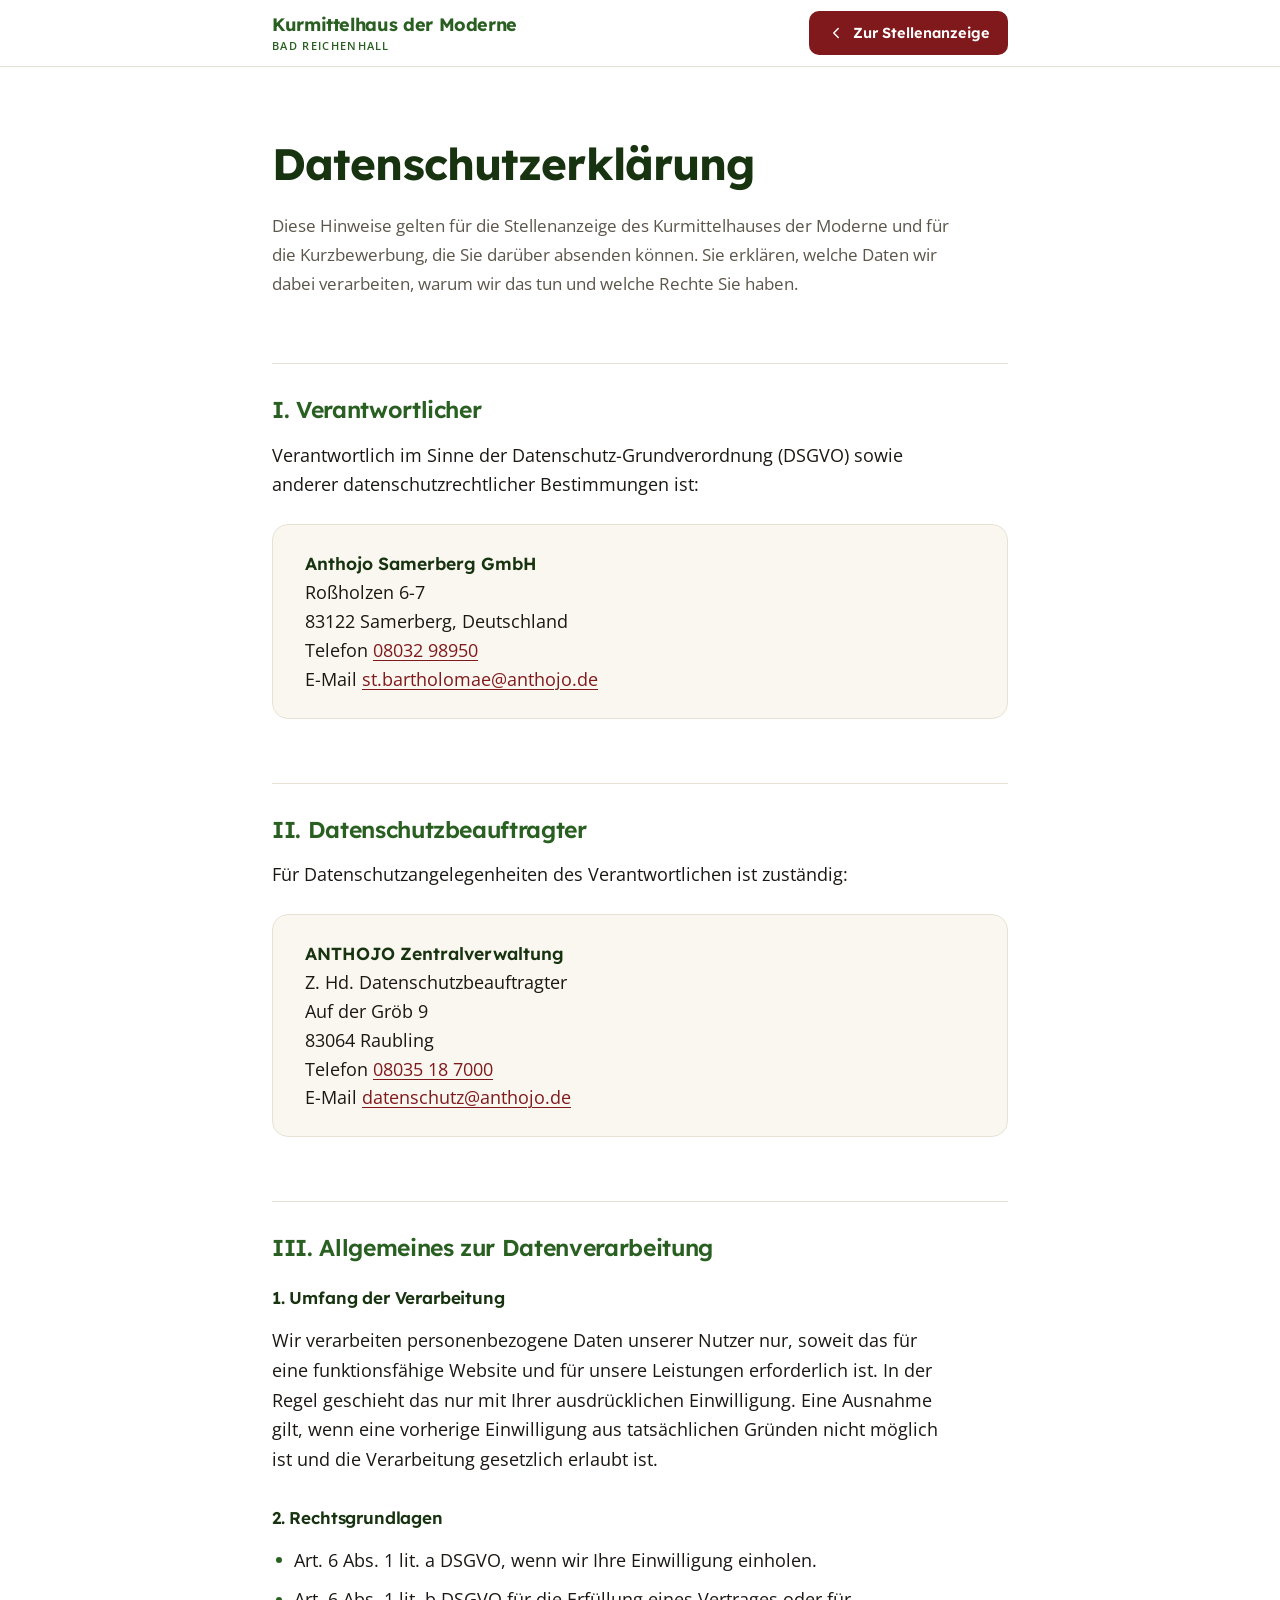
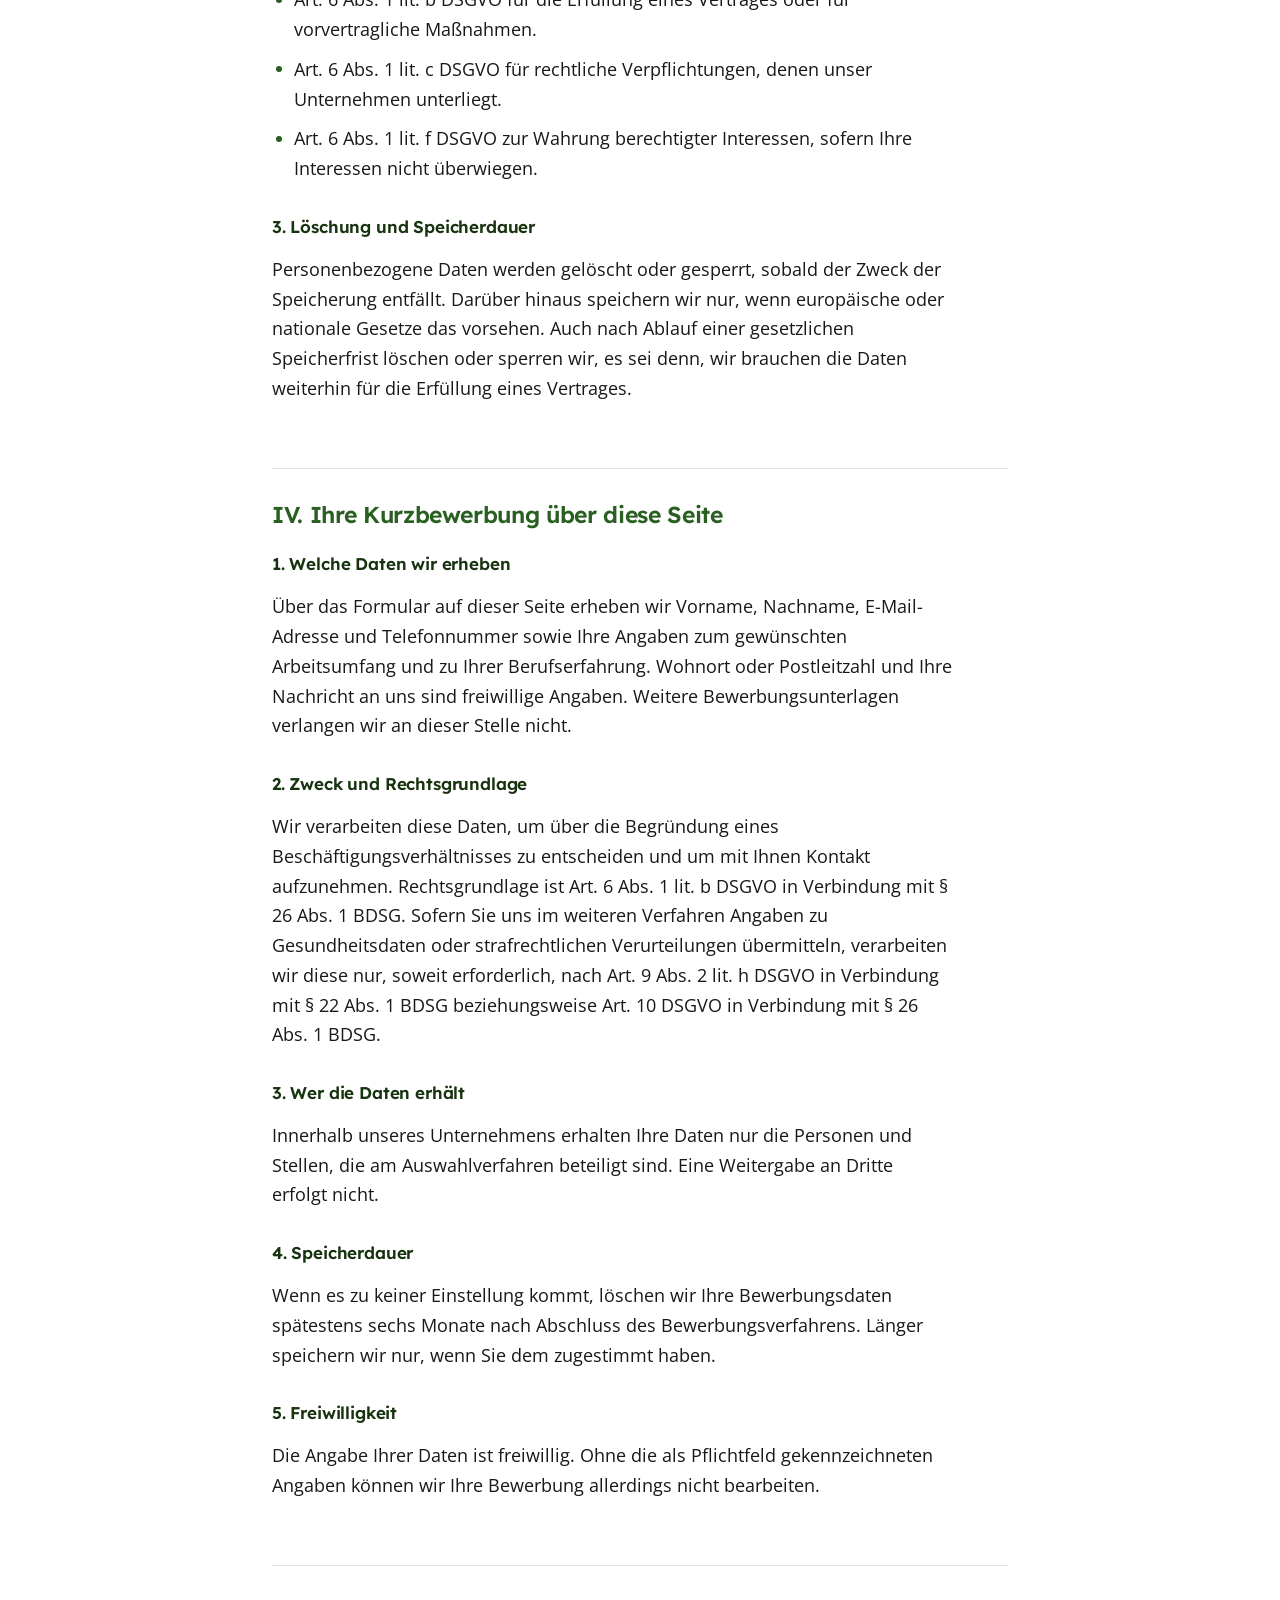
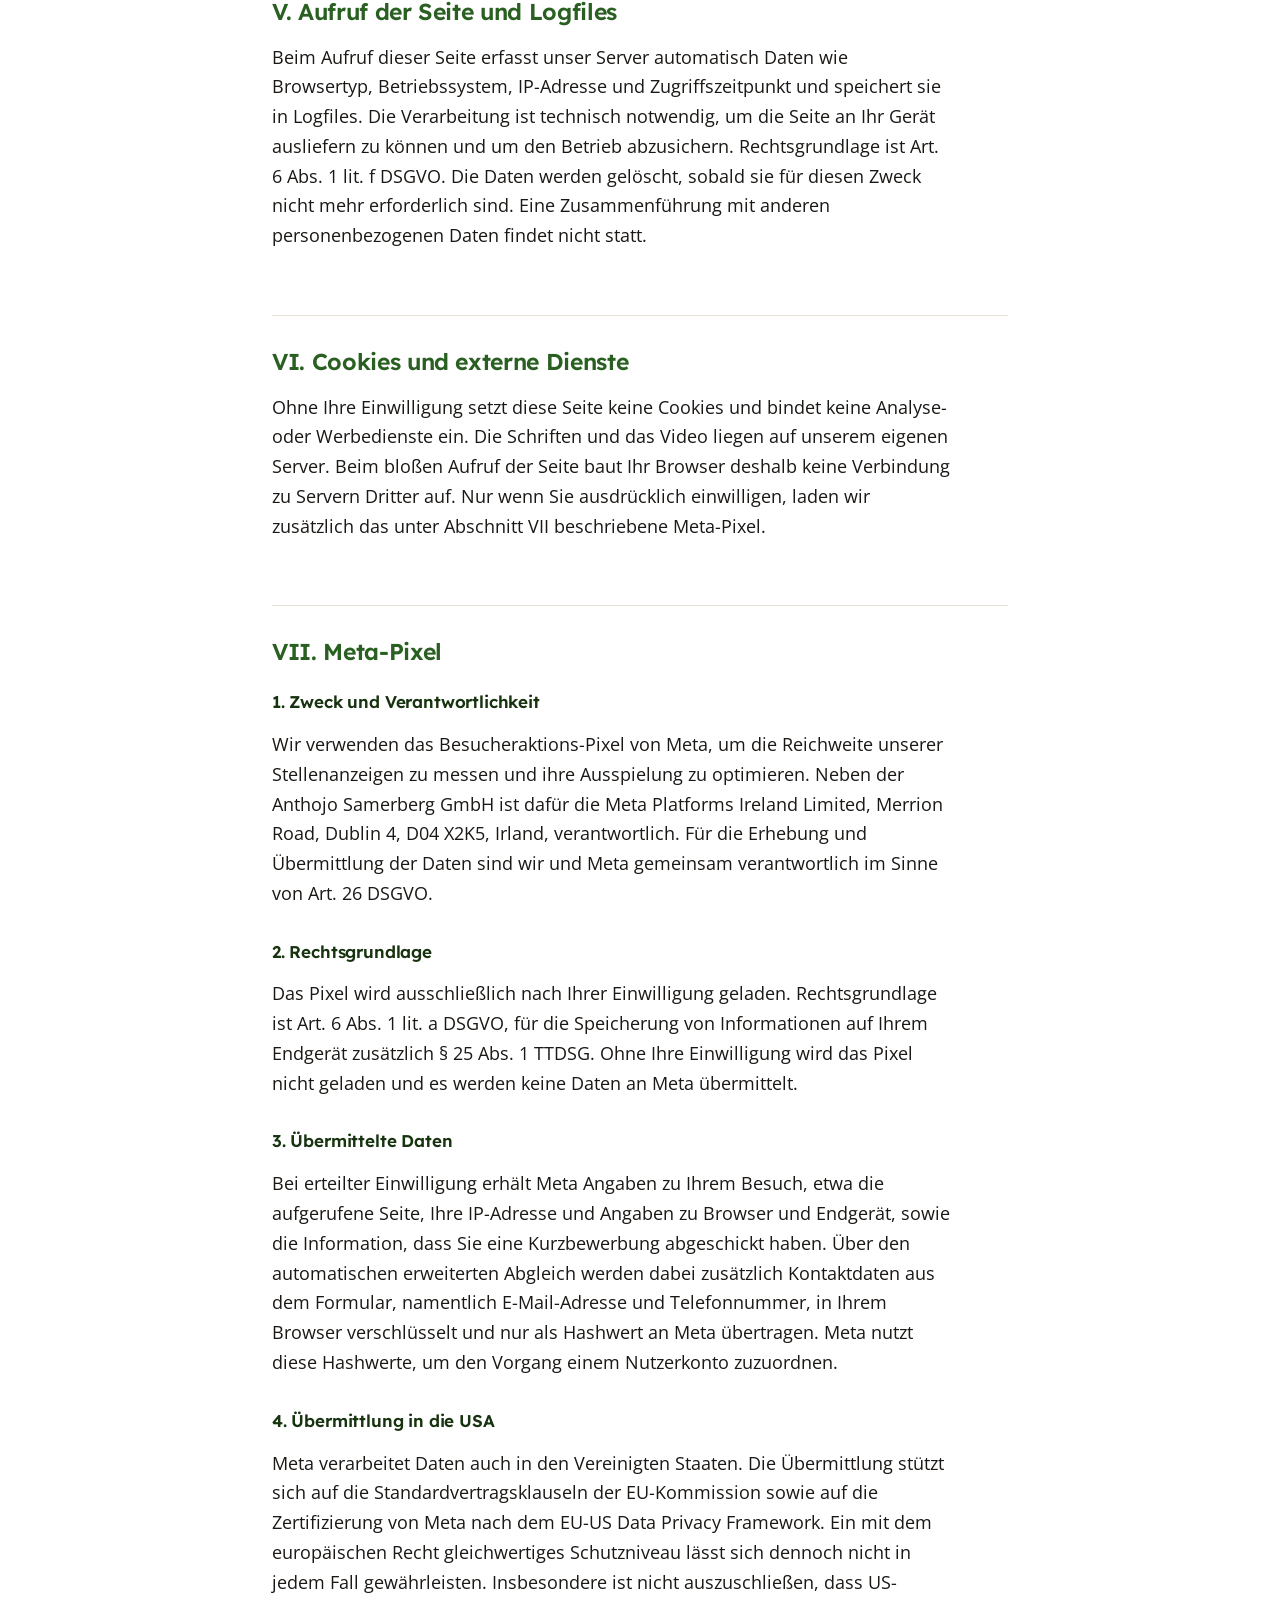
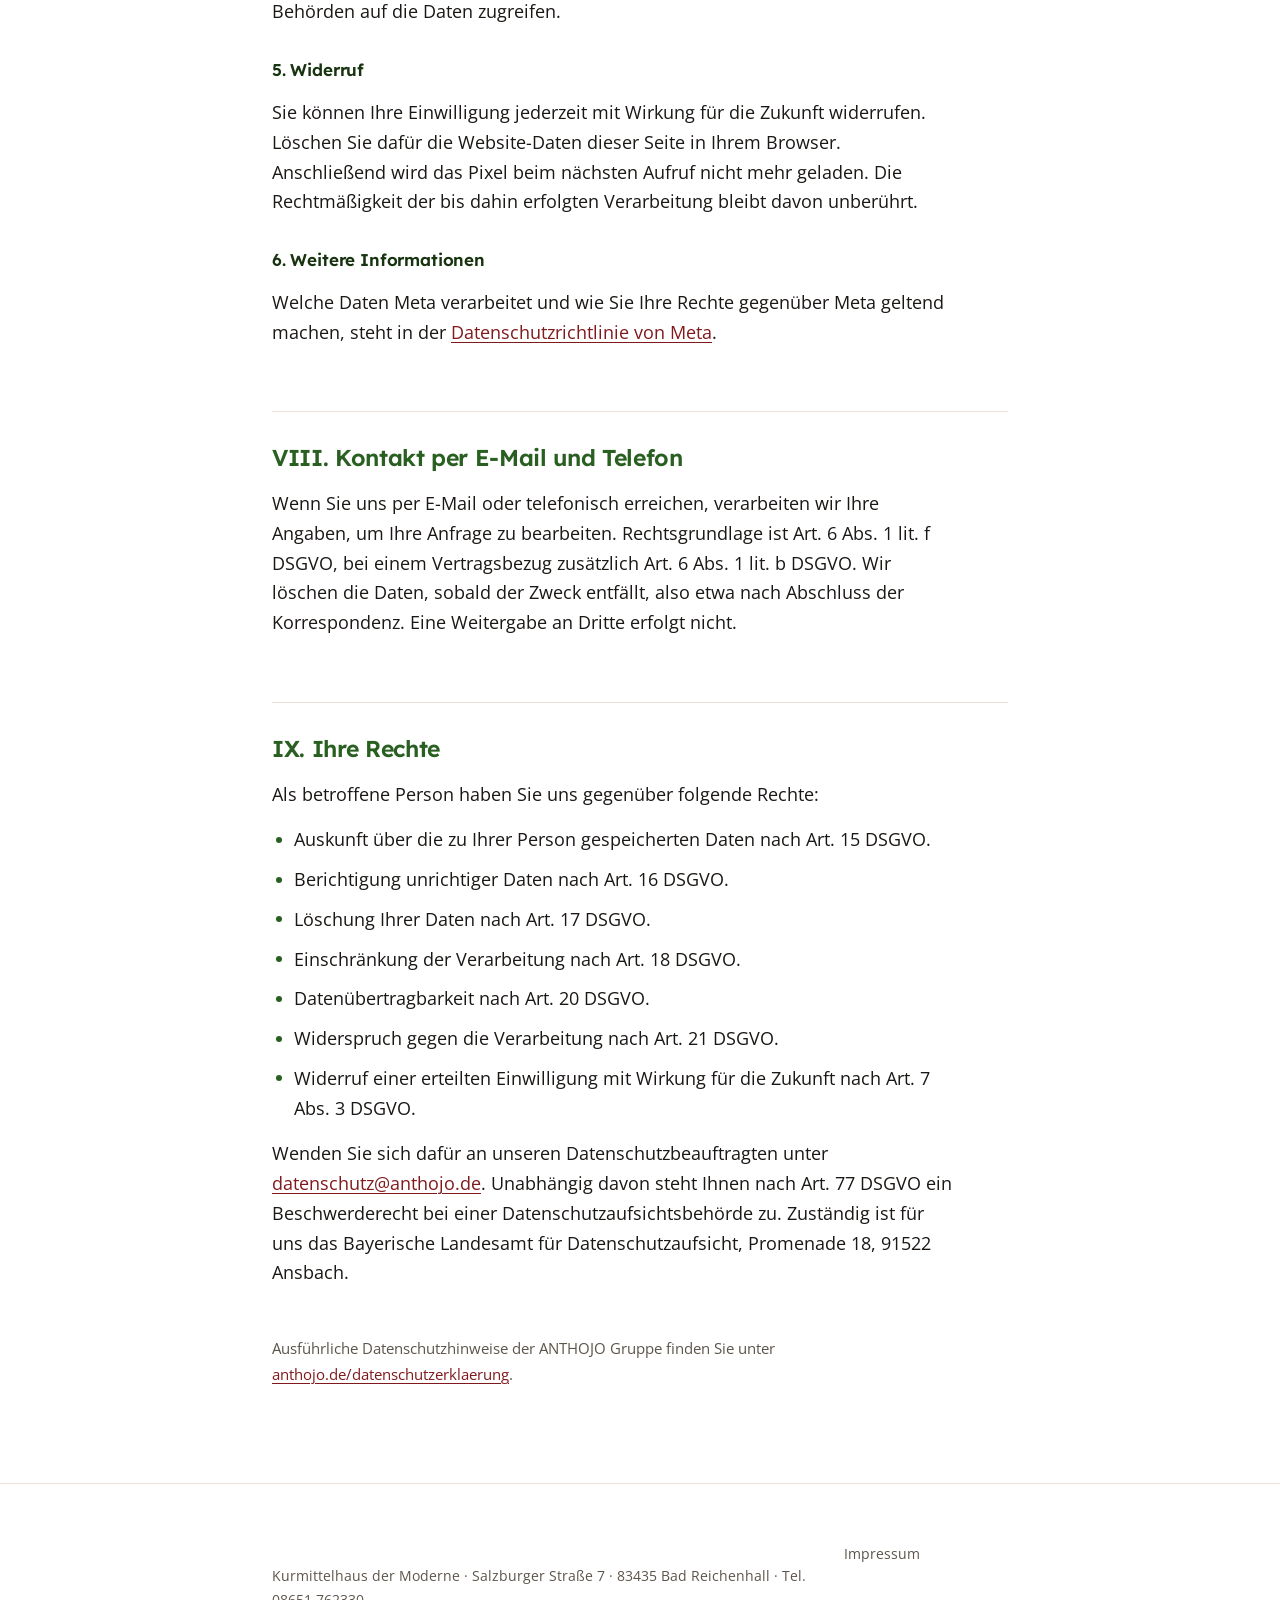
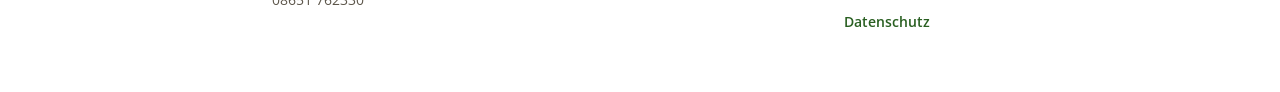
<file: datenschutz.html>
<!doctype html>
<html lang="de">
<head>
<meta charset="utf-8">
<meta name="viewport" content="width=device-width, initial-scale=1">

<!-- Google Tag Manager -->
<!-- Unveränderter Originalschnipsel, ID wörtlich im Quelltext. Siehe
     index.html: nachgeladen oder aus Variablen gebaut findet Google die
     Container-ID nicht. -->
<script>(function(w,d,s,l,i){w[l]=w[l]||[];w[l].push({'gtm.start':
new Date().getTime(),event:'gtm.js'});var f=d.getElementsByTagName(s)[0],
j=d.createElement(s),dl=l!='dataLayer'?'&l='+l:'';j.async=true;j.src=
'https://www.googletagmanager.com/gtm.js?id='+i+dl;f.parentNode.insertBefore(j,f);
})(window,document,'script','dataLayer','GTM-MFBQ5XH4');</script>
<!-- End Google Tag Manager -->

<meta name="robots" content="noindex, nofollow">
<title>Datenschutz · Kurmittelhaus der Moderne, Bad Reichenhall</title>
<meta name="description" content="Datenschutzhinweise zur Stellenanzeige des Kurmittelhauses der Moderne in Bad Reichenhall und zur Verarbeitung von Bewerberdaten.">
<meta name="theme-color" content="#ffffff">
<link rel="preload" href="fonts/lexend-latin.woff2" as="font" type="font/woff2" crossorigin>
<link rel="preload" href="fonts/open-sans-latin.woff2" as="font" type="font/woff2" crossorigin>
<link rel="stylesheet" href="legal.css">
</head>
<body>
<!-- Google Tag Manager (noscript) -->
<noscript><iframe src="https://www.googletagmanager.com/ns.html?id=GTM-MFBQ5XH4"
height="0" width="0" style="display:none;visibility:hidden"></iframe></noscript>
<!-- End Google Tag Manager (noscript) -->

<header class="site-header">
  <div class="site-header__inner">
    <a class="brand" href="index.html">
      <span class="brand__name">Kurmittelhaus der Moderne</span>
      <span class="brand__place">Bad Reichenhall</span>
    </a>
    <a class="back-link" href="index.html">
      <svg width="18" height="18" viewBox="0 0 24 24" fill="none" stroke="currentColor" stroke-width="1.9" stroke-linecap="round" stroke-linejoin="round" aria-hidden="true"><path d="m15 18-6-6 6-6"/></svg>
      Zur Stellenanzeige
    </a>
  </div>
</header>

<main class="legal">
  <div class="wrap">

    <h1>Datenschutz&shy;erklärung</h1>
    <p class="intro">
      Diese Hinweise gelten für die Stellenanzeige des Kurmittelhauses der Moderne und für
      die Kurzbewerbung, die Sie darüber absenden können. Sie erklären, welche Daten wir
      dabei verarbeiten, warum wir das tun und welche Rechte Sie haben.
    </p>

    <h2>I. Verantwortlicher</h2>
    <p>
      Verantwortlich im Sinne der Datenschutz-Grundverordnung (DSGVO) sowie anderer
      datenschutzrechtlicher Bestimmungen ist:
    </p>
    <address class="adr">
      <strong>Anthojo Samerberg GmbH</strong><br>
      Roßholzen 6-7<br>
      83122 Samerberg, Deutschland<br>
      Telefon <a href="tel:+49803298950">08032 98950</a><br>
      E-Mail <a href="mailto:st.bartholomae@anthojo.de">st.bartholomae@anthojo.de</a>
    </address>

    <h2>II. Datenschutzbeauftragter</h2>
    <p>Für Datenschutzangelegenheiten des Verantwortlichen ist zuständig:</p>
    <address class="adr">
      <strong>ANTHOJO Zentralverwaltung</strong><br>
      Z. Hd. Datenschutzbeauftragter<br>
      Auf der Gröb 9<br>
      83064 Raubling<br>
      Telefon <a href="tel:+4980351870000">08035 18 7000</a><br>
      E-Mail <a href="mailto:datenschutz@anthojo.de">datenschutz@anthojo.de</a>
    </address>

    <h2>III. Allgemeines zur Datenverarbeitung</h2>
    <h3>1. Umfang der Verarbeitung</h3>
    <p>
      Wir verarbeiten personenbezogene Daten unserer Nutzer nur, soweit das für eine
      funktionsfähige Website und für unsere Leistungen erforderlich ist. In der Regel
      geschieht das nur mit Ihrer ausdrücklichen Einwilligung. Eine Ausnahme gilt, wenn
      eine vorherige Einwilligung aus tatsächlichen Gründen nicht möglich ist und die
      Verarbeitung gesetzlich erlaubt ist.
    </p>

    <h3>2. Rechtsgrundlagen</h3>
    <ul>
      <li>Art. 6 Abs. 1 lit. a DSGVO, wenn wir Ihre Einwilligung einholen.</li>
      <li>Art. 6 Abs. 1 lit. b DSGVO für die Erfüllung eines Vertrages oder für vorvertragliche Maßnahmen.</li>
      <li>Art. 6 Abs. 1 lit. c DSGVO für rechtliche Verpflichtungen, denen unser Unternehmen unterliegt.</li>
      <li>Art. 6 Abs. 1 lit. f DSGVO zur Wahrung berechtigter Interessen, sofern Ihre Interessen nicht überwiegen.</li>
    </ul>

    <h3>3. Löschung und Speicherdauer</h3>
    <p>
      Personenbezogene Daten werden gelöscht oder gesperrt, sobald der Zweck der Speicherung
      entfällt. Darüber hinaus speichern wir nur, wenn europäische oder nationale Gesetze das
      vorsehen. Auch nach Ablauf einer gesetzlichen Speicherfrist löschen oder sperren wir,
      es sei denn, wir brauchen die Daten weiterhin für die Erfüllung eines Vertrages.
    </p>

    <h2>IV. Ihre Kurzbewerbung über diese Seite</h2>
    <h3>1. Welche Daten wir erheben</h3>
    <p>
      Über das Formular auf dieser Seite erheben wir Vorname, Nachname, E-Mail-Adresse und
      Telefonnummer sowie Ihre Angaben zum gewünschten Arbeitsumfang und zu Ihrer
      Berufserfahrung. Wohnort oder Postleitzahl und Ihre Nachricht an uns sind freiwillige
      Angaben. Weitere Bewerbungsunterlagen verlangen wir an dieser Stelle nicht.
    </p>

    <h3>2. Zweck und Rechtsgrundlage</h3>
    <p>
      Wir verarbeiten diese Daten, um über die Begründung eines Beschäftigungsverhältnisses
      zu entscheiden und um mit Ihnen Kontakt aufzunehmen. Rechtsgrundlage ist Art. 6 Abs. 1
      lit. b DSGVO in Verbindung mit § 26 Abs. 1 BDSG. Sofern Sie uns im weiteren Verfahren
      Angaben zu Gesundheitsdaten oder strafrechtlichen Verurteilungen übermitteln,
      verarbeiten wir diese nur, soweit erforderlich, nach Art. 9 Abs. 2 lit. h DSGVO in
      Verbindung mit § 22 Abs. 1 BDSG beziehungsweise Art. 10 DSGVO in Verbindung mit
      § 26 Abs. 1 BDSG.
    </p>

    <h3>3. Wer die Daten erhält</h3>
    <p>
      Innerhalb unseres Unternehmens erhalten Ihre Daten nur die Personen und Stellen, die
      am Auswahlverfahren beteiligt sind. Eine Weitergabe an Dritte erfolgt nicht.
    </p>

    <h3>4. Speicherdauer</h3>
    <p>
      Wenn es zu keiner Einstellung kommt, löschen wir Ihre Bewerbungsdaten spätestens sechs
      Monate nach Abschluss des Bewerbungsverfahrens. Länger speichern wir nur, wenn Sie dem
      zugestimmt haben.
    </p>

    <h3>5. Freiwilligkeit</h3>
    <p>
      Die Angabe Ihrer Daten ist freiwillig. Ohne die als Pflichtfeld gekennzeichneten
      Angaben können wir Ihre Bewerbung allerdings nicht bearbeiten.
    </p>

    <h2>V. Aufruf der Seite und Logfiles</h2>
    <p>
      Beim Aufruf dieser Seite erfasst unser Server automatisch Daten wie Browsertyp,
      Betriebssystem, IP-Adresse und Zugriffszeitpunkt und speichert sie in Logfiles. Die
      Verarbeitung ist technisch notwendig, um die Seite an Ihr Gerät ausliefern zu können
      und um den Betrieb abzusichern. Rechtsgrundlage ist Art. 6 Abs. 1 lit. f DSGVO. Die
      Daten werden gelöscht, sobald sie für diesen Zweck nicht mehr erforderlich sind. Eine
      Zusammenführung mit anderen personenbezogenen Daten findet nicht statt.
    </p>

    <h2>VI. Cookies und externe Dienste</h2>
    <p>
      Ohne Ihre Einwilligung setzt diese Seite keine Cookies und bindet keine Analyse- oder
      Werbedienste ein. Die Schriften und das Video liegen auf unserem eigenen Server. Beim
      bloßen Aufruf der Seite baut Ihr Browser deshalb keine Verbindung zu Servern Dritter
      auf. Nur wenn Sie ausdrücklich einwilligen, laden wir zusätzlich das unter Abschnitt
      VII beschriebene Meta-Pixel.
    </p>

    <h2>VII. Meta-Pixel</h2>
    <h3>1. Zweck und Verantwortlichkeit</h3>
    <p>
      Wir verwenden das Besucheraktions-Pixel von Meta, um die Reichweite unserer
      Stellenanzeigen zu messen und ihre Ausspielung zu optimieren. Neben der Anthojo
      Samerberg GmbH ist dafür die Meta Platforms Ireland Limited, Merrion Road, Dublin 4,
      D04 X2K5, Irland, verantwortlich. Für die Erhebung und Übermittlung der Daten sind wir
      und Meta gemeinsam verantwortlich im Sinne von Art. 26 DSGVO.
    </p>

    <h3>2. Rechtsgrundlage</h3>
    <p>
      Das Pixel wird ausschließlich nach Ihrer Einwilligung geladen. Rechtsgrundlage ist
      Art. 6 Abs. 1 lit. a DSGVO, für die Speicherung von Informationen auf Ihrem Endgerät
      zusätzlich § 25 Abs. 1 TTDSG. Ohne Ihre Einwilligung wird das Pixel nicht geladen und
      es werden keine Daten an Meta übermittelt.
    </p>

    <h3>3. Übermittelte Daten</h3>
    <p>
      Bei erteilter Einwilligung erhält Meta Angaben zu Ihrem Besuch, etwa die aufgerufene
      Seite, Ihre IP-Adresse und Angaben zu Browser und Endgerät, sowie die Information,
      dass Sie eine Kurzbewerbung abgeschickt haben. Über den automatischen erweiterten
      Abgleich werden dabei zusätzlich Kontaktdaten aus dem Formular, namentlich
      E-Mail-Adresse und Telefonnummer, in Ihrem Browser verschlüsselt und nur als
      Hashwert an Meta übertragen. Meta nutzt diese Hashwerte, um den Vorgang einem
      Nutzerkonto zuzuordnen.
    </p>

    <h3>4. Übermittlung in die USA</h3>
    <p>
      Meta verarbeitet Daten auch in den Vereinigten Staaten. Die Übermittlung stützt sich
      auf die Standardvertragsklauseln der EU-Kommission sowie auf die Zertifizierung von
      Meta nach dem EU-US Data Privacy Framework. Ein mit dem europäischen Recht
      gleichwertiges Schutzniveau lässt sich dennoch nicht in jedem Fall gewährleisten.
      Insbesondere ist nicht auszuschließen, dass US-Behörden auf die Daten zugreifen.
    </p>

    <h3>5. Widerruf</h3>
    <p>
      Sie können Ihre Einwilligung jederzeit mit Wirkung für die Zukunft widerrufen. Löschen
      Sie dafür die Website-Daten dieser Seite in Ihrem Browser. Anschließend wird das Pixel
      beim nächsten Aufruf nicht mehr geladen. Die Rechtmäßigkeit der bis dahin erfolgten
      Verarbeitung bleibt davon unberührt.
    </p>

    <h3>6. Weitere Informationen</h3>
    <p>
      Welche Daten Meta verarbeitet und wie Sie Ihre Rechte gegenüber Meta geltend machen,
      steht in der
      <a href="https://www.facebook.com/privacy/policy" target="_blank" rel="noopener">Datenschutzrichtlinie von Meta</a>.
    </p>

    <h2>VIII. Kontakt per E-Mail und Telefon</h2>
    <p>
      Wenn Sie uns per E-Mail oder telefonisch erreichen, verarbeiten wir Ihre Angaben, um
      Ihre Anfrage zu bearbeiten. Rechtsgrundlage ist Art. 6 Abs. 1 lit. f DSGVO, bei einem
      Vertragsbezug zusätzlich Art. 6 Abs. 1 lit. b DSGVO. Wir löschen die Daten, sobald der
      Zweck entfällt, also etwa nach Abschluss der Korrespondenz. Eine Weitergabe an Dritte
      erfolgt nicht.
    </p>

    <h2>IX. Ihre Rechte</h2>
    <p>Als betroffene Person haben Sie uns gegenüber folgende Rechte:</p>
    <ul>
      <li>Auskunft über die zu Ihrer Person gespeicherten Daten nach Art. 15 DSGVO.</li>
      <li>Berichtigung unrichtiger Daten nach Art. 16 DSGVO.</li>
      <li>Löschung Ihrer Daten nach Art. 17 DSGVO.</li>
      <li>Einschränkung der Verarbeitung nach Art. 18 DSGVO.</li>
      <li>Datenübertragbarkeit nach Art. 20 DSGVO.</li>
      <li>Widerspruch gegen die Verarbeitung nach Art. 21 DSGVO.</li>
      <li>Widerruf einer erteilten Einwilligung mit Wirkung für die Zukunft nach Art. 7 Abs. 3 DSGVO.</li>
    </ul>
    <p>
      Wenden Sie sich dafür an unseren Datenschutzbeauftragten unter
      <a href="mailto:datenschutz@anthojo.de">datenschutz@anthojo.de</a>. Unabhängig davon
      steht Ihnen nach Art. 77 DSGVO ein Beschwerderecht bei einer Datenschutzaufsichtsbehörde
      zu. Zuständig ist für uns das Bayerische Landesamt für Datenschutzaufsicht,
      Promenade 18, 91522 Ansbach.
    </p>

    <p style="margin-top:var(--s5); color:var(--ink-600); font-size:.9375rem;">
      Ausführliche Datenschutzhinweise der ANTHOJO Gruppe finden Sie unter
      <a href="https://anthojo.de/datenschutzerklaerung" target="_blank" rel="noopener">anthojo.de/datenschutzerklaerung</a>.
    </p>

  </div>
</main>

<footer class="site-footer">
  <div class="site-footer__inner">
    <p>Kurmittelhaus der Moderne · Salzburger Straße 7 · 83435 Bad Reichenhall · Tel. 08651 762330</p>
    <nav aria-label="Rechtliches">
      <a href="impressum.html">Impressum</a>
      <a href="datenschutz.html" aria-current="page">Datenschutz</a>
    </nav>
  </div>
</footer>

</body>
</html>
</file>
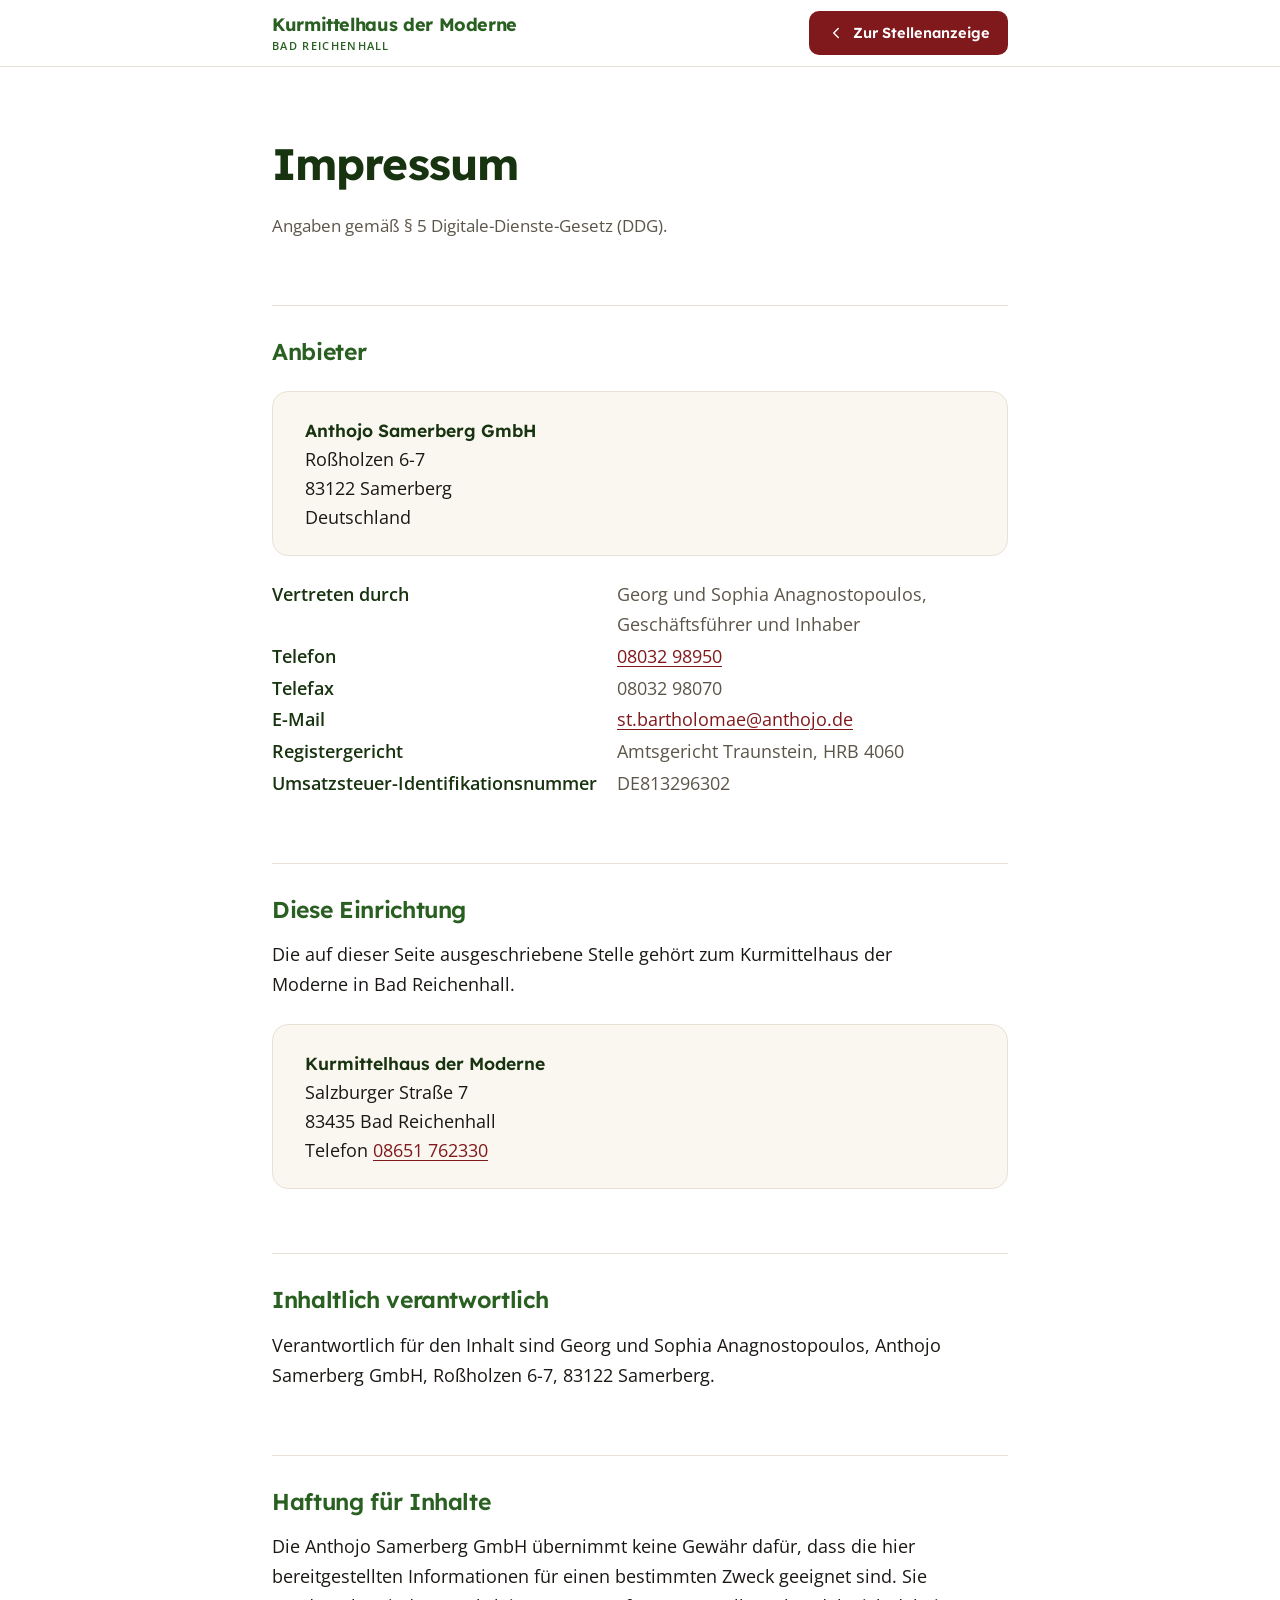
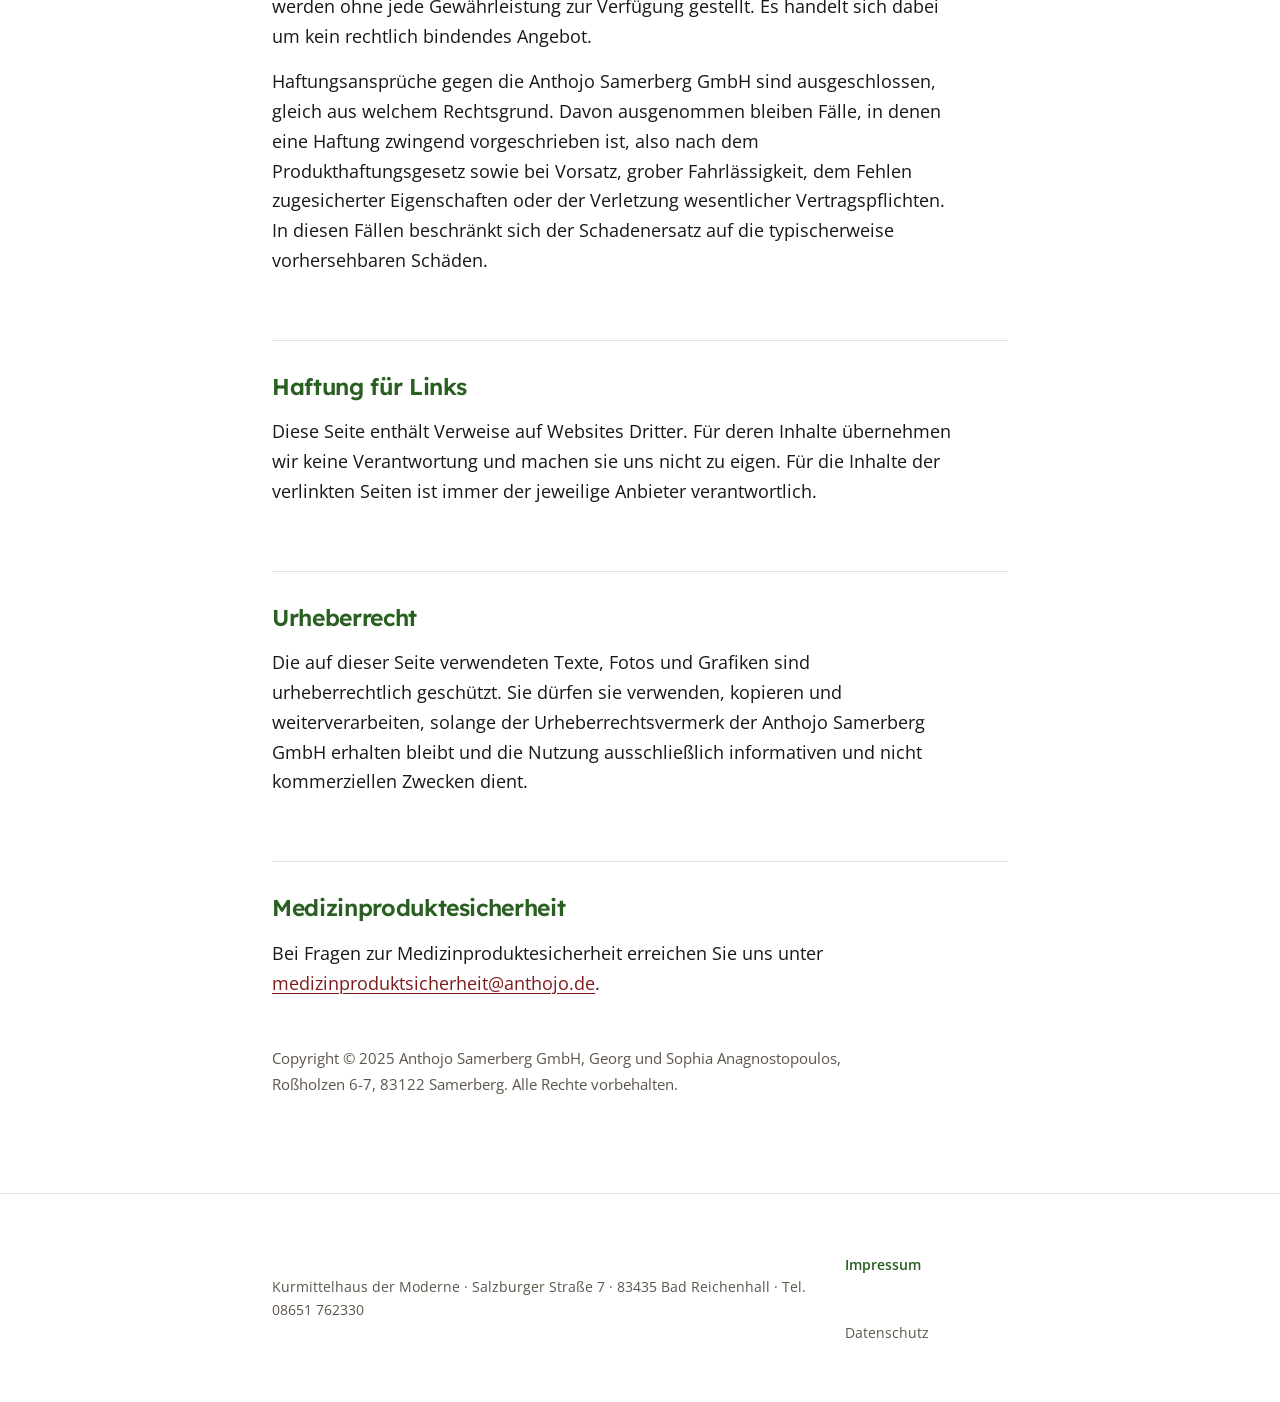
<file: impressum.html>
<!doctype html>
<html lang="de">
<head>
<meta charset="utf-8">
<meta name="viewport" content="width=device-width, initial-scale=1">

<!-- Google Tag Manager -->
<!-- Unveränderter Originalschnipsel, ID wörtlich im Quelltext. Siehe
     index.html: nachgeladen oder aus Variablen gebaut findet Google die
     Container-ID nicht. -->
<script>(function(w,d,s,l,i){w[l]=w[l]||[];w[l].push({'gtm.start':
new Date().getTime(),event:'gtm.js'});var f=d.getElementsByTagName(s)[0],
j=d.createElement(s),dl=l!='dataLayer'?'&l='+l:'';j.async=true;j.src=
'https://www.googletagmanager.com/gtm.js?id='+i+dl;f.parentNode.insertBefore(j,f);
})(window,document,'script','dataLayer','GTM-MFBQ5XH4');</script>
<!-- End Google Tag Manager -->

<meta name="robots" content="noindex, nofollow">
<title>Impressum · Kurmittelhaus der Moderne, Bad Reichenhall</title>
<meta name="description" content="Impressum und Anbieterkennzeichnung für die Stellenanzeige des Kurmittelhauses der Moderne in Bad Reichenhall.">
<meta name="theme-color" content="#ffffff">
<link rel="preload" href="fonts/lexend-latin.woff2" as="font" type="font/woff2" crossorigin>
<link rel="preload" href="fonts/open-sans-latin.woff2" as="font" type="font/woff2" crossorigin>
<link rel="stylesheet" href="legal.css">
</head>
<body>
<!-- Google Tag Manager (noscript) -->
<noscript><iframe src="https://www.googletagmanager.com/ns.html?id=GTM-MFBQ5XH4"
height="0" width="0" style="display:none;visibility:hidden"></iframe></noscript>
<!-- End Google Tag Manager (noscript) -->

<header class="site-header">
  <div class="site-header__inner">
    <a class="brand" href="index.html">
      <span class="brand__name">Kurmittelhaus der Moderne</span>
      <span class="brand__place">Bad Reichenhall</span>
    </a>
    <a class="back-link" href="index.html">
      <svg width="18" height="18" viewBox="0 0 24 24" fill="none" stroke="currentColor" stroke-width="1.9" stroke-linecap="round" stroke-linejoin="round" aria-hidden="true"><path d="m15 18-6-6 6-6"/></svg>
      Zur Stellenanzeige
    </a>
  </div>
</header>

<main class="legal">
  <div class="wrap">

    <h1>Impressum</h1>
    <p class="intro">Angaben gemäß § 5 Digitale-Dienste-Gesetz (DDG).</p>

    <h2>Anbieter</h2>
    <address class="adr">
      <strong>Anthojo Samerberg GmbH</strong><br>
      Roßholzen 6-7<br>
      83122 Samerberg<br>
      Deutschland
    </address>

    <dl>
      <dt>Vertreten durch</dt>
      <dd>Georg und Sophia Anagnostopoulos, Geschäftsführer und Inhaber</dd>

      <dt>Telefon</dt>
      <dd><a href="tel:+49803298950">08032 98950</a></dd>

      <dt>Telefax</dt>
      <dd>08032 98070</dd>

      <dt>E-Mail</dt>
      <dd><a href="mailto:st.bartholomae@anthojo.de">st.bartholomae@anthojo.de</a></dd>

      <dt>Registergericht</dt>
      <dd>Amtsgericht Traunstein, HRB 4060</dd>

      <dt>Umsatzsteuer-Identifikationsnummer</dt>
      <dd>DE813296302</dd>
    </dl>

    <h2>Diese Einrichtung</h2>
    <p>
      Die auf dieser Seite ausgeschriebene Stelle gehört zum Kurmittelhaus der Moderne
      in Bad Reichenhall.
    </p>
    <address class="adr">
      <strong>Kurmittelhaus der Moderne</strong><br>
      Salzburger Straße 7<br>
      83435 Bad Reichenhall<br>
      Telefon <a href="tel:+498651762330">08651 762330</a>
    </address>

    <h2>Inhaltlich verantwortlich</h2>
    <p>
      Verantwortlich für den Inhalt sind Georg und Sophia Anagnostopoulos,
      Anthojo Samerberg GmbH, Roßholzen 6-7, 83122 Samerberg.
    </p>

    <h2>Haftung für Inhalte</h2>
    <p>
      Die Anthojo Samerberg GmbH übernimmt keine Gewähr dafür, dass die hier
      bereitgestellten Informationen für einen bestimmten Zweck geeignet sind. Sie werden
      ohne jede Gewährleistung zur Verfügung gestellt. Es handelt sich dabei um kein
      rechtlich bindendes Angebot.
    </p>
    <p>
      Haftungsansprüche gegen die Anthojo Samerberg GmbH sind ausgeschlossen, gleich aus
      welchem Rechtsgrund. Davon ausgenommen bleiben Fälle, in denen eine Haftung zwingend
      vorgeschrieben ist, also nach dem Produkthaftungsgesetz sowie bei Vorsatz, grober
      Fahrlässigkeit, dem Fehlen zugesicherter Eigenschaften oder der Verletzung wesentlicher
      Vertragspflichten. In diesen Fällen beschränkt sich der Schadenersatz auf die
      typischerweise vorhersehbaren Schäden.
    </p>

    <h2>Haftung für Links</h2>
    <p>
      Diese Seite enthält Verweise auf Websites Dritter. Für deren Inhalte übernehmen wir
      keine Verantwortung und machen sie uns nicht zu eigen. Für die Inhalte der verlinkten
      Seiten ist immer der jeweilige Anbieter verantwortlich.
    </p>

    <h2>Urheberrecht</h2>
    <p>
      Die auf dieser Seite verwendeten Texte, Fotos und Grafiken sind urheberrechtlich
      geschützt. Sie dürfen sie verwenden, kopieren und weiterverarbeiten, solange der
      Urheberrechtsvermerk der Anthojo Samerberg GmbH erhalten bleibt und die Nutzung
      ausschließlich informativen und nicht kommerziellen Zwecken dient.
    </p>

    <h2>Medizinproduktesicherheit</h2>
    <p>
      Bei Fragen zur Medizinproduktesicherheit erreichen Sie uns unter
      <a href="mailto:medizinproduktsicherheit@anthojo.de">medizinproduktsicherheit@anthojo.de</a>.
    </p>

    <p style="margin-top:var(--s5); color:var(--ink-600); font-size:.9375rem;">
      Copyright © 2025 Anthojo Samerberg GmbH, Georg und Sophia Anagnostopoulos,
      Roßholzen 6-7, 83122 Samerberg. Alle Rechte vorbehalten.
    </p>

  </div>
</main>

<footer class="site-footer">
  <div class="site-footer__inner">
    <p>Kurmittelhaus der Moderne · Salzburger Straße 7 · 83435 Bad Reichenhall · Tel. 08651 762330</p>
    <nav aria-label="Rechtliches">
      <a href="impressum.html" aria-current="page">Impressum</a>
      <a href="datenschutz.html">Datenschutz</a>
    </nav>
  </div>
</footer>

</body>
</html>
</file>
<file: legal.css>
/* ============================================================
   Rechtsseiten (Impressum, Datenschutz)
   Farben und Schriften sind identisch mit index.html, damit die
   Seiten nicht wie ein Fremdkörper neben der Landing Page wirken.
   ============================================================ */

/* --- Schriften, selbst gehostet (siehe Kommentar in index.html) --- */
@font-face{
  font-family:'Lexend'; font-style:normal; font-weight:500 700; font-display:swap;
  src:url(fonts/lexend-latin.woff2) format('woff2');
  unicode-range:U+0000-00FF, U+0131, U+0152-0153, U+02BB-02BC, U+02C6, U+02DA, U+02DC, U+0304, U+0308, U+0329, U+2000-206F, U+20AC, U+2122, U+2191, U+2193, U+2212, U+2215, U+FEFF, U+FFFD;
}
@font-face{
  font-family:'Lexend'; font-style:normal; font-weight:500 700; font-display:swap;
  src:url(fonts/lexend-latin-ext.woff2) format('woff2');
  unicode-range:U+0100-02BA, U+02BD-02C5, U+02C7-02CC, U+02CE-02D7, U+02DD-02FF, U+0304, U+0308, U+0329, U+1D00-1DBF, U+1E00-1E9F, U+1EF2-1EFF, U+2020, U+20A0-20AB, U+20AD-20C0, U+2113, U+2C60-2C7F, U+A720-A7FF;
}
@font-face{
  font-family:'Open Sans'; font-style:normal; font-weight:400 700; font-display:swap;
  src:url(fonts/open-sans-latin.woff2) format('woff2');
  unicode-range:U+0000-00FF, U+0131, U+0152-0153, U+02BB-02BC, U+02C6, U+02DA, U+02DC, U+0304, U+0308, U+0329, U+2000-206F, U+20AC, U+2122, U+2191, U+2193, U+2212, U+2215, U+FEFF, U+FFFD;
}
@font-face{
  font-family:'Open Sans'; font-style:normal; font-weight:400 700; font-display:swap;
  src:url(fonts/open-sans-latin-ext.woff2) format('woff2');
  unicode-range:U+0100-02BA, U+02BD-02C5, U+02C7-02CC, U+02CE-02D7, U+02DD-02FF, U+0304, U+0308, U+0329, U+1D00-1DBF, U+1E00-1E9F, U+1EF2-1EFF, U+2020, U+20A0-20AB, U+20AD-20C0, U+2113, U+2C60-2C7F, U+A720-A7FF;
}

:root{
  --wine:#7F191C;
  --wine-900:#5C1114;
  --forest-900:#17330F;
  --forest:#295F21;
  --ink:#1A1714;
  --ink-600:#5C554A;
  --line:#E7E2D5;
  --surface:#FAF7F0;
  --tint:#EDF4D9;

  --s1:8px; --s2:16px; --s3:24px; --s4:32px; --s5:48px; --s6:64px;
  --r-sm:10px; --r-lg:16px;
  --ease:cubic-bezier(.22,.61,.36,1);
  --dur:200ms;
  --font-h:'Lexend','Open Sans',system-ui,-apple-system,'Segoe UI',sans-serif;
  --font-b:'Open Sans',system-ui,-apple-system,'Segoe UI',sans-serif;
  --gutter:20px;
}
@media (min-width:600px){ :root{ --gutter:24px; } }
@media (min-width:1000px){ :root{ --gutter:32px; } }

*,*::before,*::after{ box-sizing:border-box; }
html{ color-scheme:light; -webkit-text-size-adjust:100%; }
body,h1,h2,h3,p,ul,ol,li,dl,dt,dd{ margin:0; padding:0; }
ul,ol{ list-style:none; }

body{
  min-height:100dvh;
  background:var(--white,#fff);
  color:var(--ink);
  font-family:var(--font-b);
  font-size:17px; line-height:1.7;
  -webkit-font-smoothing:antialiased;
}
@media (min-width:768px){ body{ font-size:17.5px; } }

::selection{ background:var(--tint); color:var(--forest-900); }
:where(a,button):focus-visible{ outline:2px solid var(--forest); outline-offset:2px; border-radius:4px; }

.wrap{ width:100%; max-width:800px; margin-inline:auto; padding-inline:var(--gutter); }

/* --- Kopf --- */
.site-header{ background:#fff; border-bottom:1px solid var(--line); }
.site-header__inner{
  display:flex; align-items:center; justify-content:space-between; gap:12px;
  min-height:66px; padding-block:10px; max-width:800px; margin-inline:auto;
  padding-inline:var(--gutter);
}
.brand{ display:flex; flex-direction:column; justify-content:center; min-height:44px; text-decoration:none; }
.brand__name{
  font-family:var(--font-h); font-weight:700; font-size:clamp(14px,3.6vw,18px);
  line-height:1.2; letter-spacing:-0.02em; color:var(--forest);
}
.brand__place{
  margin-top:3px; font-size:clamp(10px,2.6vw,11px); font-weight:600; line-height:1.2;
  letter-spacing:.12em; text-transform:uppercase; color:var(--forest);
}
.back-link{
  flex:none; display:inline-flex; align-items:center; gap:8px;
  min-height:44px; padding:10px clamp(12px,3vw,18px);
  font-family:var(--font-h); font-weight:600; font-size:clamp(13px,3.2vw,14.5px);
  color:#fff; background:var(--wine); border-radius:var(--r-sm);
  text-decoration:none; white-space:nowrap;
  transition:background-color var(--dur) var(--ease);
}
.back-link:hover{ background:var(--wine-900); }
.back-link svg{ flex:none; }

/* --- Inhalt --- */
.legal{ padding-block:clamp(40px,6vw,72px) clamp(56px,8vw,96px); }
.legal h1{
  font-family:var(--font-h); font-weight:700; letter-spacing:-0.02em;
  font-size:clamp(1.9rem,5vw,2.75rem); line-height:1.12; color:var(--forest-900);
  text-wrap:balance;
}
.legal .intro{ margin-top:var(--s3); color:var(--ink-600); font-size:1.0625rem; }

.legal h2{
  font-family:var(--font-h); font-weight:600; letter-spacing:-0.015em;
  font-size:clamp(1.2rem,2.6vw,1.4375rem); line-height:1.25; color:var(--forest);
  margin-top:var(--s6); padding-top:var(--s4); border-top:1px solid var(--line);
  text-wrap:balance;
}
.legal h3{
  font-family:var(--font-h); font-weight:600; font-size:1.0625rem; line-height:1.35;
  letter-spacing:-0.01em; color:var(--forest-900); margin-top:var(--s4);
}
.legal h2 + h3{ margin-top:var(--s3); }
.legal p{ margin-top:var(--s2); max-width:68ch; }
.legal h2 + p, .legal h3 + p{ margin-top:var(--s2); }

.legal a{ color:var(--wine); text-underline-offset:3px; text-decoration-thickness:1px; }
.legal a:hover{ color:var(--wine-900); }

.legal ul{ margin-top:var(--s2); max-width:68ch; display:grid; gap:10px; }
.legal ul li{ position:relative; padding-left:22px; }
.legal ul li::before{
  content:""; position:absolute; left:4px; top:.66em;
  width:6px; height:6px; border-radius:50%; background:var(--forest);
}

/* Anschriften und Kennziffern */
.legal .adr{
  margin-top:var(--s3); padding:var(--s3) var(--s4);
  background:var(--surface); border:1px solid var(--line); border-radius:var(--r-lg);
  font-style:normal; line-height:1.65;
}
.legal .adr strong{ font-family:var(--font-h); font-weight:600; color:var(--forest-900); }
.legal dl{ margin-top:var(--s3); display:grid; gap:2px 20px; }
@media (min-width:560px){ .legal dl{ grid-template-columns:auto 1fr; } }
.legal dt{ font-weight:600; color:var(--forest-900); }
.legal dd{ color:var(--ink-600); }
@media (max-width:559px){ .legal dd{ margin-bottom:10px; } }

/* Hinweis, den der Betreiber selbst prüfen muss */
.legal .note{
  margin-top:var(--s4); padding:var(--s3);
  background:var(--tint); border:1px solid #D2E4A6; border-radius:var(--r-lg);
  font-size:.9375rem; line-height:1.6;
}

/* --- Fuß --- */
.site-footer{
  border-top:1px solid var(--line); background:#fff;
  padding-block:var(--s5);
  font-size:.875rem; color:var(--ink-600);
}
.site-footer__inner{
  max-width:800px; margin-inline:auto; padding-inline:var(--gutter);
  display:flex; flex-direction:column; gap:var(--s2);
}
@media (min-width:768px){
  .site-footer__inner{ flex-direction:row; align-items:center; justify-content:space-between; }
}
.site-footer nav{ display:flex; flex-wrap:wrap; gap:var(--s3); }
.site-footer a{
  display:inline-flex; align-items:center; min-height:44px;
  color:var(--ink-600); text-decoration:none;
  transition:color var(--dur) var(--ease);
}
.site-footer a:hover{ color:var(--forest); box-shadow:inset 0 -1px 0 currentColor; }
.site-footer a[aria-current="page"]{ color:var(--forest); font-weight:600; }
</file>
